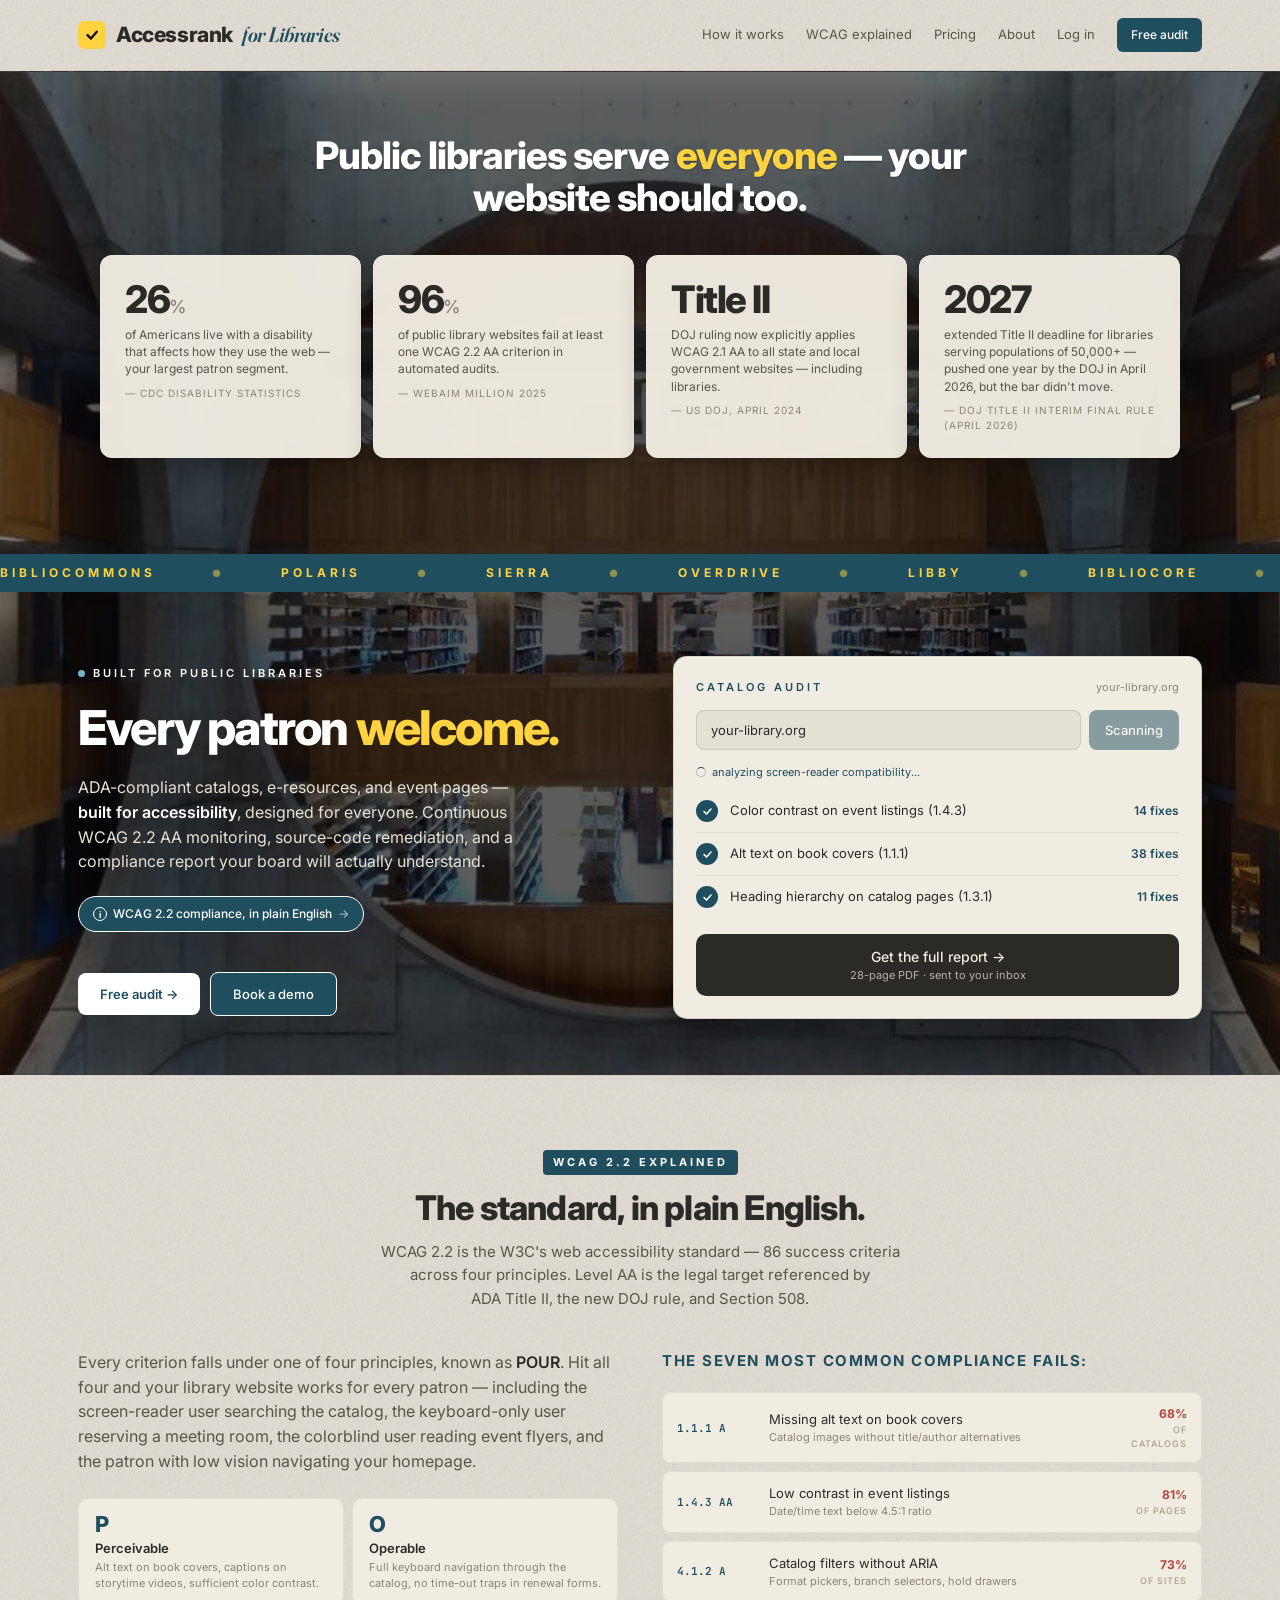
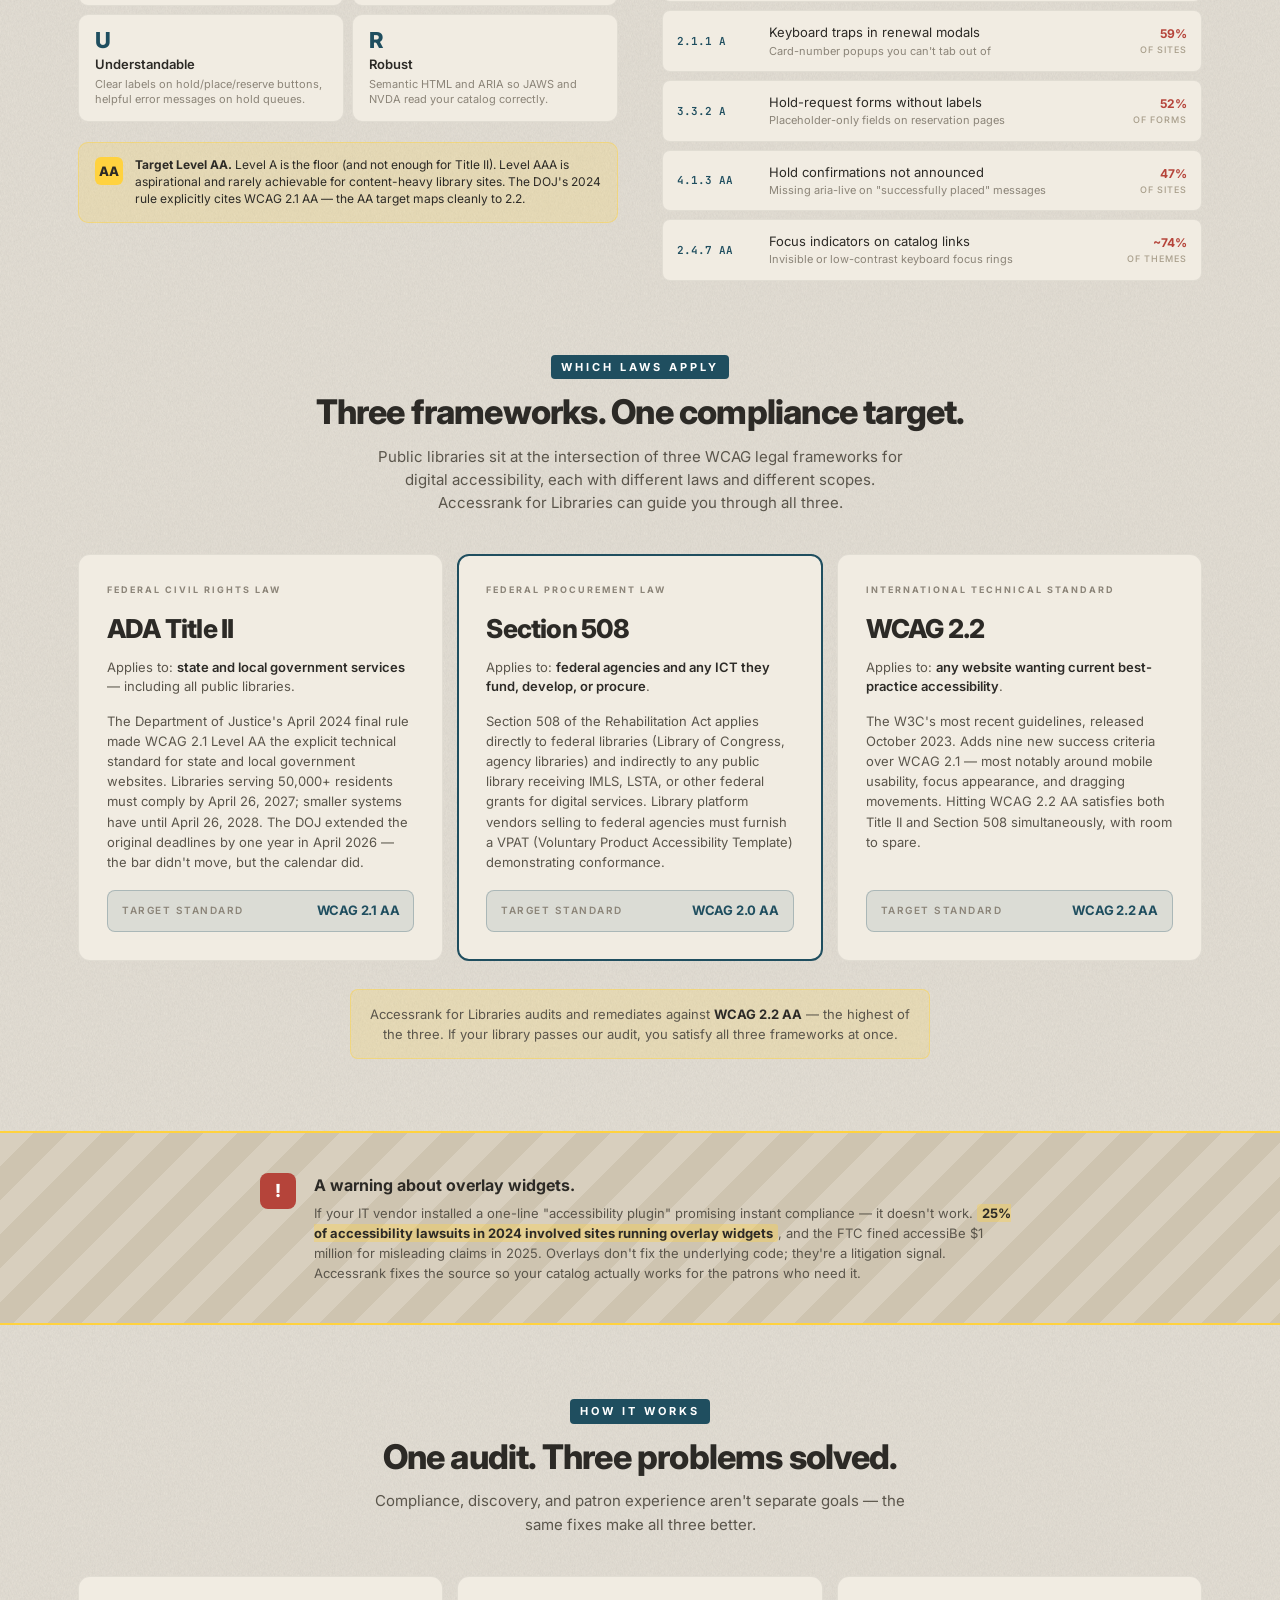
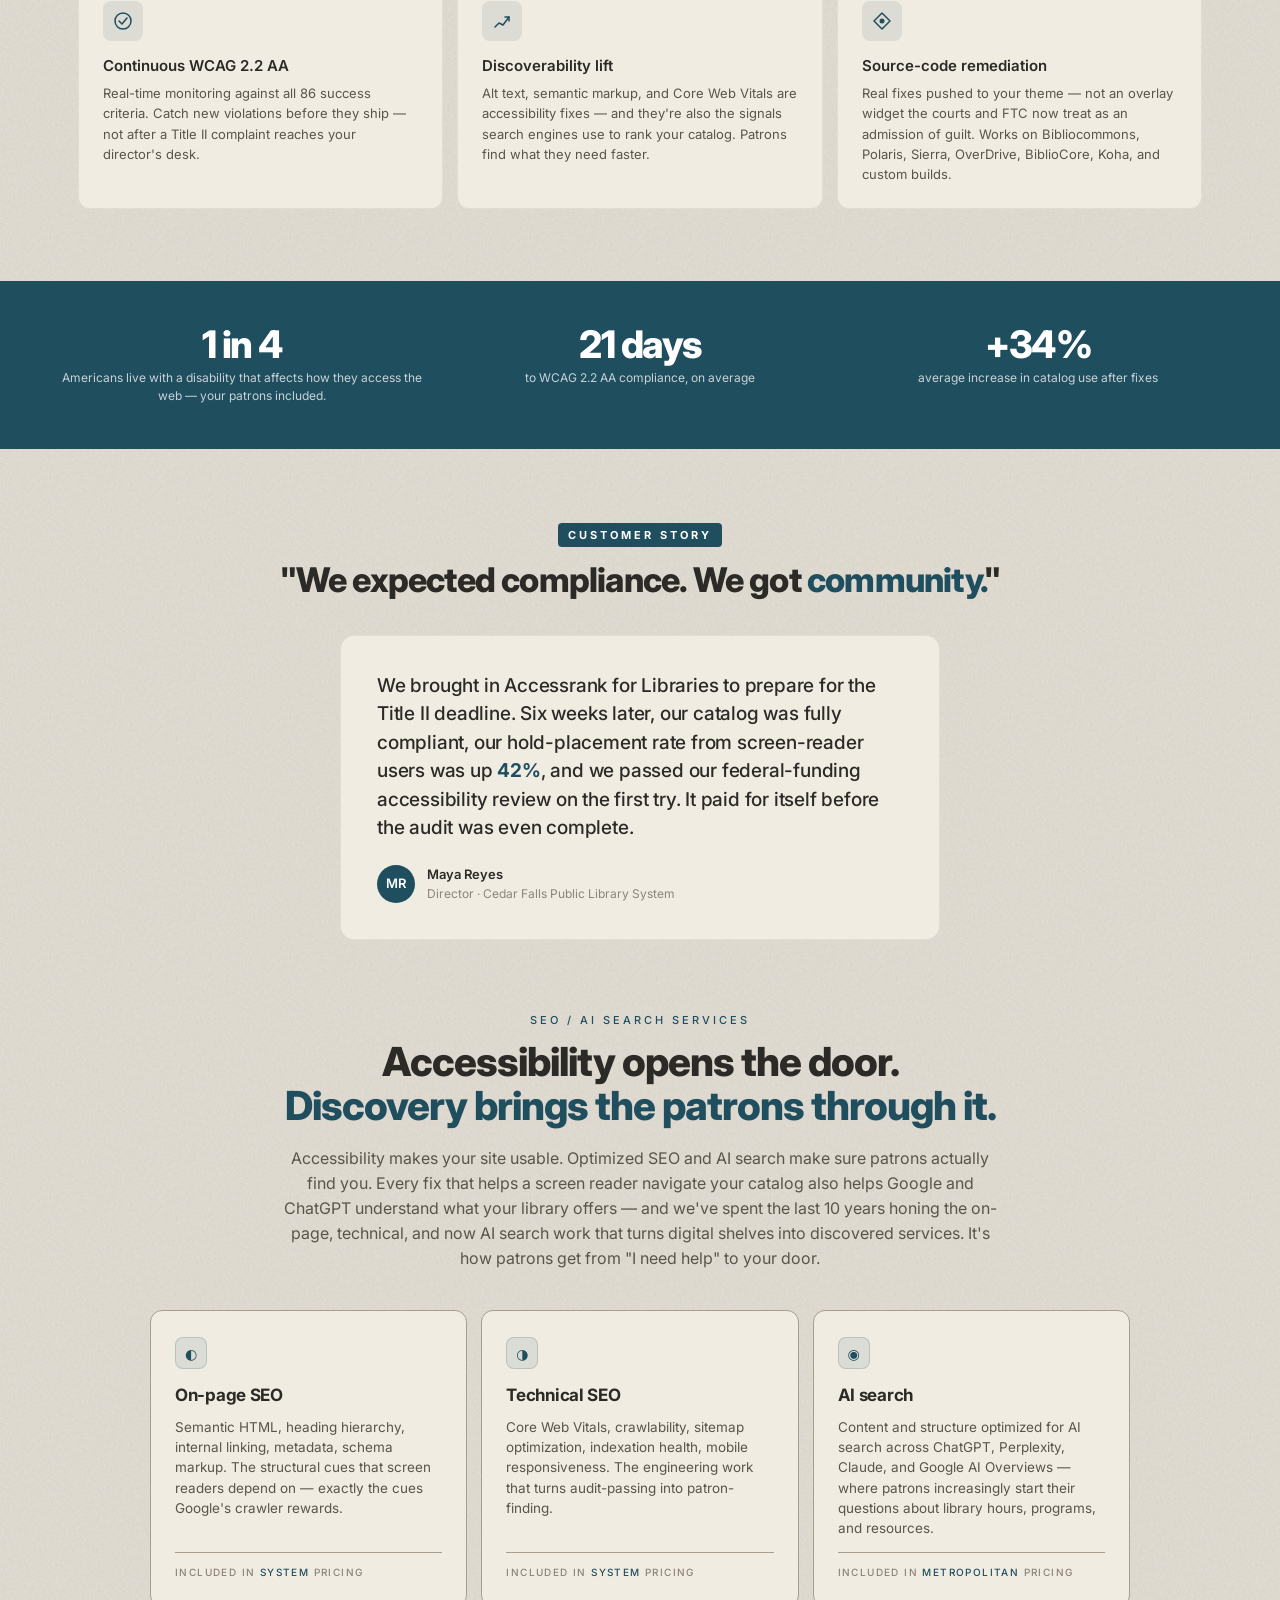
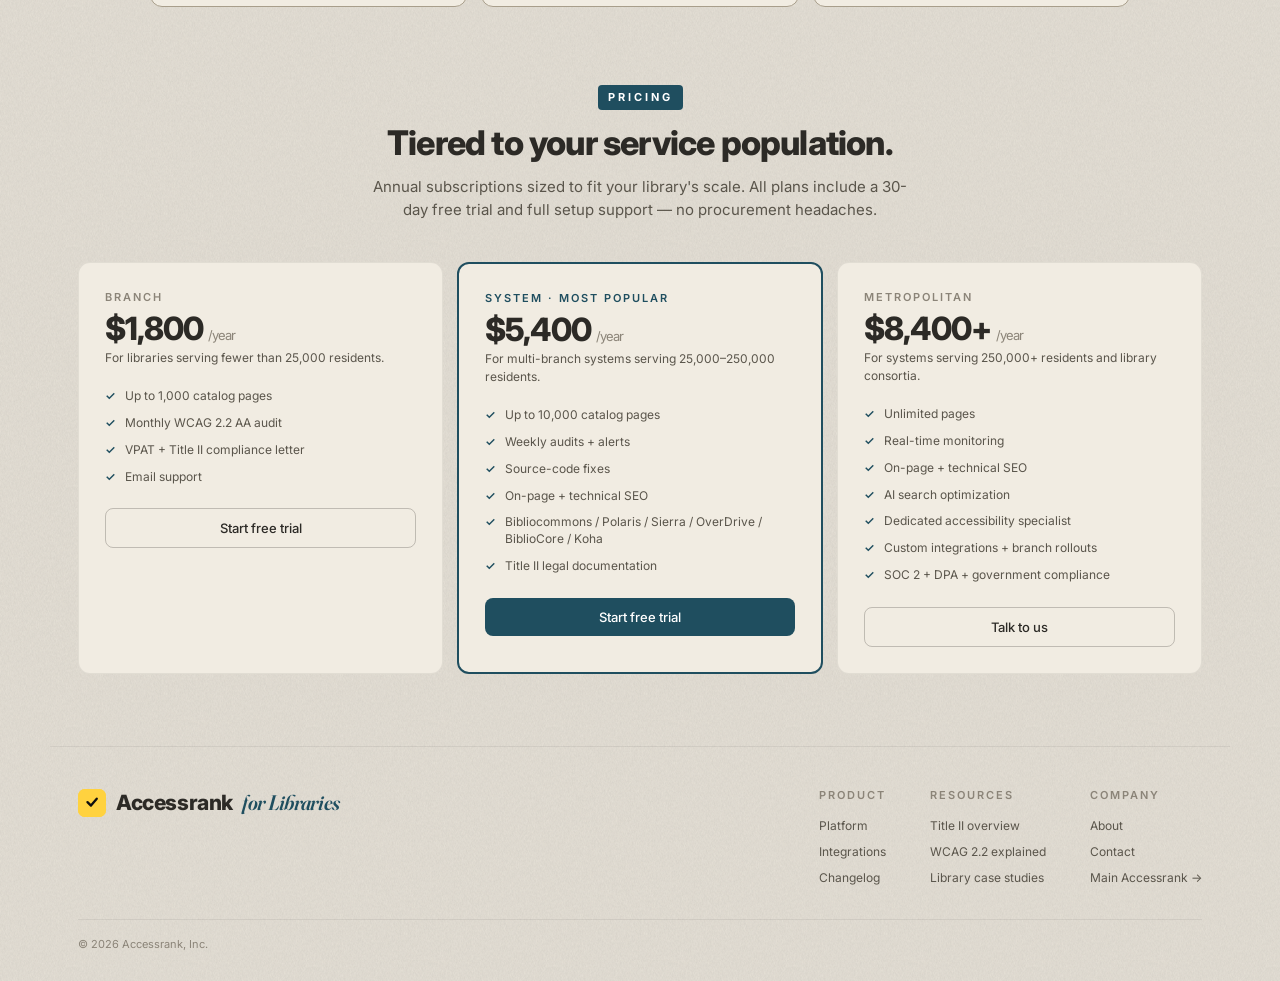
<file: index.html>
<!DOCTYPE html>
<html lang="en">
<head>
  <meta charset="UTF-8" />
  <meta name="viewport" content="width=device-width, initial-scale=1.0" />
  <title>Accessrank for Libraries — ADA-compliant catalogs, e-resources, and event pages</title>
  <meta name="description" content="WCAG 2.2 AA compliance for public library websites. Built for Bibliocommons, Polaris, Sierra, OverDrive, Libby, and custom catalogs. Continuous monitoring + source-code remediation." />

  <link rel="preconnect" href="https://fonts.googleapis.com" />
  <link rel="preconnect" href="https://fonts.gstatic.com" crossorigin />
  <link href="https://fonts.googleapis.com/css2?family=Fraunces:ital,opsz,wght@1,9..144,500;1,9..144,600;1,9..144,700&family=Inter:wght@400;500;600;700;800&family=JetBrains+Mono:wght@500;600&display=swap" rel="stylesheet" />

  <link rel="stylesheet" href="styles.css" />
</head>
<body>

  <!-- ============================================================== -->
  <!-- 1. NAV                                                          -->
  <!-- ============================================================== -->
  <nav class="nav" aria-label="Primary">
    <a href="#" class="logo">
      <span class="logo-mark" aria-hidden="true">
        <span class="layer layer-red"></span>
        <span class="layer layer-green"></span>
        <span class="layer layer-yellow"></span>
        <span class="icon icon-yellow">
          <svg viewBox="0 0 14 14"><path d="M3 7 L6 10 L11 4" fill="none" stroke="#0E0E10" stroke-width="2" stroke-linecap="round" stroke-linejoin="round"/></svg>
        </span>
        <span class="icon icon-red">
          <svg viewBox="0 0 14 14"><path d="M5.4 3 L8.6 3 L7.8 9 L6.2 9 Z" fill="#FFFFFF"/><circle cx="7" cy="11.4" r="1.6" fill="#FFFFFF"/></svg>
        </span>
        <span class="icon icon-green">
          <svg viewBox="0 0 14 14"><path d="M3 7 L6 10 L11 4" fill="none" stroke="#0E0E10" stroke-width="2" stroke-linecap="round" stroke-linejoin="round"/></svg>
        </span>
        <span class="swipe swipe-1"></span>
        <span class="swipe swipe-2"></span>
        <span class="swipe swipe-3"></span>
      </span>
      Accessrank <span class="logo-suffix">for Libraries</span>
    </a>
    <div class="nav-right">
      <a href="#how-it-works">How it works</a>
      <a href="#wcag">WCAG explained</a>
      <a href="#pricing">Pricing</a>
      <a href="about.html">About</a>
      <a href="#">Log in</a>
      <a href="#audit-card" class="cta-nav">Free audit</a>
    </div>
    <button class="hamburger" aria-label="Toggle menu" aria-expanded="false">
      <span class="ham-line"></span>
      <span class="ham-line"></span>
      <span class="ham-line"></span>
    </button>
  </nav>


  <!-- ============================================================== -->
  <!-- 2. HERO                                                         -->
  <!-- ============================================================== -->
  <!-- ============================================================== -->
  <!-- DARK PHOTO BAND — covers hero through stakes-strip                -->
  <!-- The library-bg.jpg image runs from just below the navbar down    -->
  <!-- through the stat cards. Photo is rendered as-is — no CSS         -->
  <!-- darkening or overlays.                                           -->
  <!-- ============================================================== -->
  <div class="dark-photo-band">

  <!-- ============================================================== -->
  <!-- STAKES STRIP                                                    -->
  <!-- ============================================================== -->
  <section class="stakes-strip" data-animate>
    <div class="stakes-strip-inner">
      <h2 class="stakes-title">Public libraries serve <span class="accent">everyone</span> — your website should too.</h2>
      <div class="stakes-grid">
        <div class="stakes-card">
          <div class="stakes-num">26<span class="small">%</span></div>
          <div class="stakes-label">of Americans live with a disability that affects how they use the web — your largest patron segment.</div>
          <div class="stakes-source">— CDC Disability Statistics</div>
        </div>
        <div class="stakes-card">
          <div class="stakes-num">96<span class="small">%</span></div>
          <div class="stakes-label">of public library websites fail at least one WCAG 2.2 AA criterion in automated audits.</div>
          <div class="stakes-source">— WebAIM Million 2025</div>
        </div>
        <div class="stakes-card">
          <div class="stakes-num">Title II</div>
          <div class="stakes-label">DOJ ruling now explicitly applies WCAG 2.1 AA to all state and local government websites — including libraries.</div>
          <div class="stakes-source">— US DOJ, April 2024</div>
        </div>
        <div class="stakes-card">
          <div class="stakes-num">2027</div>
          <div class="stakes-label">extended Title II deadline for libraries serving populations of 50,000+ — pushed one year by the DOJ in April 2026, but the bar didn't move.</div>
          <div class="stakes-source">— DOJ Title II Interim Final Rule (April 2026)</div>
        </div>
      </div>
    </div>
  </section>


  <!-- ============================================================== -->
  <!-- PLATFORM MARQUEE                                                -->
  <!-- ============================================================== -->
  <div class="marquee" aria-label="Supported library platforms">
    <div class="marquee-track">
      <span class="item">BIBLIOCOMMONS <span class="sep">●</span> POLARIS <span class="sep">●</span> SIERRA <span class="sep">●</span> OVERDRIVE <span class="sep">●</span> LIBBY <span class="sep">●</span> BIBLIOCORE <span class="sep">●</span> KOHA <span class="sep">●</span> CUSTOM <span class="sep">●</span></span>
      <span class="item">BIBLIOCOMMONS <span class="sep">●</span> POLARIS <span class="sep">●</span> SIERRA <span class="sep">●</span> OVERDRIVE <span class="sep">●</span> LIBBY <span class="sep">●</span> BIBLIOCORE <span class="sep">●</span> KOHA <span class="sep">●</span> CUSTOM <span class="sep">●</span></span>
      <span class="item">BIBLIOCOMMONS <span class="sep">●</span> POLARIS <span class="sep">●</span> SIERRA <span class="sep">●</span> OVERDRIVE <span class="sep">●</span> LIBBY <span class="sep">●</span> BIBLIOCORE <span class="sep">●</span> KOHA <span class="sep">●</span> CUSTOM <span class="sep">●</span></span>
    </div>
  </div>


  <!-- ============================================================== -->
  <!-- HERO                                                            -->
  <!-- ============================================================== -->
  <section class="hero">
    <div data-animate>
      <div class="eyebrow"><span class="pulse-dot"></span>BUILT FOR PUBLIC LIBRARIES</div>
      <h1>Every patron <span class="accent">welcome.</span></h1>
      <p class="sub">
        ADA-compliant catalogs, e-resources, and event pages —
        <span class="highlight">built for accessibility</span>, designed for everyone.
        Continuous WCAG 2.2 AA monitoring, source-code remediation, and a compliance report your board will actually understand.
      </p>
      <a href="#wcag" class="section-link">
        <span class="info-circle">i</span>
        <span>WCAG 2.2 compliance, in plain English</span>
        <span style="opacity: 0.6;">→</span>
      </a>
      <div class="cta-row">
        <button class="btn-primary">Free audit →</button>
        <button class="btn-secondary">Book a demo</button>
      </div>
    </div>

    <div class="audit-card" id="audit-card" data-animate data-delay="120">
      <div class="audit-head">
        <span class="audit-title">CATALOG AUDIT</span>
        <span class="audit-meta" id="audit-url-display">enter URL to begin</span>
      </div>
      <div class="url-form">
        <label for="audit-url" class="sr-only">Library website URL</label>
        <input type="text" id="audit-url" class="url-input" placeholder="your-library.org" autocomplete="off" />
        <button class="scan-btn" id="audit-scan-btn">Scan →</button>
      </div>
      <div class="scan-status" id="audit-status" aria-live="polite"></div>
      <div class="audit-rows" id="audit-rows">
        <div class="empty-state" id="audit-empty">Try it — enter your library website above.</div>
      </div>
      <button class="report-cta" id="audit-report">
        Get the full report →
        <span class="report-cta-sub">28-page PDF · sent to your inbox</span>
      </button>
    </div>
  </section>

  </div><!-- /.dark-photo-band -->


  <!-- ============================================================== -->
  <!-- 5. WCAG 2.2 EXPLAINER                                           -->
  <!-- ============================================================== -->
  <section class="wcag-section" id="wcag" data-animate>
    <div class="section-eyebrow">WCAG 2.2 EXPLAINED</div>
    <h2>The standard, in plain English.</h2>
    <p class="section-sub">
      WCAG 2.2 is the W3C's web accessibility standard — 86 success criteria across four principles.
      Level AA is the legal target referenced by<br>ADA Title II, the new DOJ rule, and Section 508.
    </p>
    <div class="wcag-grid">
      <div>
        <p class="wcag-lede">
          Every criterion falls under one of four principles, known as <strong>POUR</strong>.
          Hit all four and your library website works for every patron — including the screen-reader user
          searching the catalog, the keyboard-only user reserving a meeting room, the colorblind user
          reading event flyers, and the patron with low vision navigating your homepage.
        </p>
        <div class="pour">
          <div class="pour-item">
            <div class="pour-letter">P</div>
            <div class="pour-name">Perceivable</div>
            <div class="pour-desc">Alt text on book covers, captions on storytime videos, sufficient color contrast.</div>
          </div>
          <div class="pour-item">
            <div class="pour-letter">O</div>
            <div class="pour-name">Operable</div>
            <div class="pour-desc">Full keyboard navigation through the catalog, no time-out traps in renewal forms.</div>
          </div>
          <div class="pour-item">
            <div class="pour-letter">U</div>
            <div class="pour-name">Understandable</div>
            <div class="pour-desc">Clear labels on hold/place/reserve buttons, helpful error messages on hold queues.</div>
          </div>
          <div class="pour-item">
            <div class="pour-letter">R</div>
            <div class="pour-name">Robust</div>
            <div class="pour-desc">Semantic HTML and ARIA so JAWS and NVDA read your catalog correctly.</div>
          </div>
        </div>
        <div class="wcag-meta-row">
          <div class="icon-box">AA</div>
          <div class="wcag-meta-text">
            <strong>Target Level AA.</strong> Level A is the floor (and not enough for Title II).
            Level AAA is aspirational and rarely achievable for content-heavy library sites.
            The DOJ's 2024 rule explicitly cites WCAG 2.1 AA — the AA target maps cleanly to 2.2.
          </div>
        </div>
      </div>
      <div>
        <div class="criteria-head">THE SEVEN MOST COMMON COMPLIANCE FAILS:</div>
        <div class="criteria-list">
          <div class="criteria-row">
            <span class="criteria-id">1.1.1 A</span>
            <span class="criteria-body">Missing alt text on book covers<span class="desc">Catalog images without title/author alternatives</span></span>
            <span class="criteria-freq">68%<span class="small">of catalogs</span></span>
          </div>
          <div class="criteria-row">
            <span class="criteria-id">1.4.3 AA</span>
            <span class="criteria-body">Low contrast in event listings<span class="desc">Date/time text below 4.5:1 ratio</span></span>
            <span class="criteria-freq">81%<span class="small">of pages</span></span>
          </div>
          <div class="criteria-row">
            <span class="criteria-id">4.1.2 A</span>
            <span class="criteria-body">Catalog filters without ARIA<span class="desc">Format pickers, branch selectors, hold drawers</span></span>
            <span class="criteria-freq">73%<span class="small">of sites</span></span>
          </div>
          <div class="criteria-row">
            <span class="criteria-id">2.1.1 A</span>
            <span class="criteria-body">Keyboard traps in renewal modals<span class="desc">Card-number popups you can't tab out of</span></span>
            <span class="criteria-freq">59%<span class="small">of sites</span></span>
          </div>
          <div class="criteria-row">
            <span class="criteria-id">3.3.2 A</span>
            <span class="criteria-body">Hold-request forms without labels<span class="desc">Placeholder-only fields on reservation pages</span></span>
            <span class="criteria-freq">52%<span class="small">of forms</span></span>
          </div>
          <div class="criteria-row">
            <span class="criteria-id">4.1.3 AA</span>
            <span class="criteria-body">Hold confirmations not announced<span class="desc">Missing aria-live on "successfully placed" messages</span></span>
            <span class="criteria-freq">47%<span class="small">of sites</span></span>
          </div>
          <div class="criteria-row">
            <span class="criteria-id">2.4.7 AA</span>
            <span class="criteria-body">Focus indicators on catalog links<span class="desc">Invisible or low-contrast keyboard focus rings</span></span>
            <span class="criteria-freq">~74%<span class="small">of themes</span></span>
          </div>
        </div>
      </div>
    </div>
  </section>


  <!-- ============================================================== -->
  <!-- 5b. COMPLIANCE FRAMEWORKS                                       -->
  <!-- Three-up reference: ADA Title II, Section 508, WCAG 2.2.        -->
  <!-- Purpose: answers the "which laws actually apply to my library"  -->
  <!-- question that comes up early in evaluation conversations.       -->
  <!-- ============================================================== -->
  <section class="frameworks" id="frameworks" data-animate>
    <div class="section-eyebrow-wrap"><span class="section-eyebrow">WHICH LAWS APPLY</span></div>
    <h2>Three frameworks. One compliance target.</h2>
    <p class="section-sub">
      Public libraries sit at the intersection of three WCAG legal frameworks for digital accessibility,
      each with different laws and different scopes. Accessrank for Libraries can guide you through all three.
    </p>
    <div class="frameworks-grid">

      <article class="framework-card">
        <div class="framework-tag">FEDERAL CIVIL RIGHTS LAW</div>
        <h3 class="framework-title">ADA Title II</h3>
        <p class="framework-applies">Applies to: <strong>state and local government services</strong> — including all public libraries.</p>
        <p class="framework-body">
          The Department of Justice's April 2024 final rule made WCAG 2.1 Level AA the explicit technical
          standard for state and local government websites. Libraries serving 50,000+ residents must comply
          by April 26, 2027; smaller systems have until April 26, 2028. The DOJ extended the original
          deadlines by one year in April 2026 — the bar didn't move, but the calendar did.
        </p>
        <div class="framework-target">
          <span class="framework-target-label">Target standard</span>
          <span class="framework-target-value">WCAG 2.1 AA</span>
        </div>
      </article>

      <article class="framework-card framework-card-featured">
        <div class="framework-tag">FEDERAL PROCUREMENT LAW</div>
        <h3 class="framework-title">Section 508</h3>
        <p class="framework-applies">Applies to: <strong>federal agencies and any ICT they fund, develop, or procure</strong>.</p>
        <p class="framework-body">
          Section 508 of the Rehabilitation Act applies directly to federal libraries (Library of Congress,
          agency libraries) and indirectly to any public library receiving IMLS, LSTA, or other federal grants
          for digital services. Library platform vendors selling to federal agencies must furnish a VPAT
          (Voluntary Product Accessibility Template) demonstrating conformance.
        </p>
        <div class="framework-target">
          <span class="framework-target-label">Target standard</span>
          <span class="framework-target-value">WCAG 2.0 AA</span>
        </div>
      </article>

      <article class="framework-card">
        <div class="framework-tag">INTERNATIONAL TECHNICAL STANDARD</div>
        <h3 class="framework-title">WCAG 2.2</h3>
        <p class="framework-applies">Applies to: <strong>any website wanting current best-practice accessibility</strong>.</p>
        <p class="framework-body">
          The W3C's most recent guidelines, released October 2023. Adds nine new success criteria over WCAG 2.1
          — most notably around mobile usability, focus appearance, and dragging movements. Hitting WCAG 2.2 AA
          satisfies both Title II and Section 508 simultaneously, with room to spare.
        </p>
        <div class="framework-target">
          <span class="framework-target-label">Target standard</span>
          <span class="framework-target-value">WCAG 2.2 AA</span>
        </div>
      </article>

    </div>

    <p class="frameworks-footnote">
      Accessrank for Libraries audits and remediates against <strong>WCAG 2.2 AA</strong> — the highest
      of the three. If your library passes our audit, you satisfy all three frameworks at once.
    </p>
  </section>


  <!-- ============================================================== -->
  <!-- 6. OVERLAY WIDGET WARNING                                       -->
  <!-- ============================================================== -->
  <div class="overlay-warning">
    <div class="overlay-card">
      <div class="overlay-icon" aria-hidden="true">!</div>
      <div class="overlay-content">
        <h3>A warning about overlay widgets.</h3>
        <p>
          If your IT vendor installed a one-line "accessibility plugin" promising instant compliance — it doesn't work.
          <strong>25% of accessibility lawsuits in 2024 involved sites running overlay widgets</strong>,
          and the FTC fined accessiBe $1 million for misleading claims in 2025.
          Overlays don't fix the underlying code; they're a litigation signal.
          Accessrank fixes the source so your catalog actually works for the patrons who need it.
        </p>
      </div>
    </div>
  </div>


  <!-- ============================================================== -->
  <!-- 7. FEATURES                                                     -->
  <!-- ============================================================== -->
  <section class="features" id="how-it-works" data-animate>
    <div class="section-eyebrow">HOW IT WORKS</div>
    <h2>One audit. Three problems solved.</h2>
    <p class="section-sub">
      Compliance, discovery, and patron experience aren't separate goals — the same fixes make all three better.
    </p>
    <div class="feature-grid">
      <div class="feature-card">
        <div class="feature-icon">
          <svg width="20" height="20" viewBox="0 0 20 20" fill="none">
            <circle cx="10" cy="10" r="8" stroke="currentColor" stroke-width="1.5"/>
            <path d="M6 10 L9 13 L14 7" stroke="currentColor" stroke-width="1.5" stroke-linecap="round" stroke-linejoin="round"/>
          </svg>
        </div>
        <h3 class="feature-title">Continuous WCAG 2.2 AA</h3>
        <p class="feature-desc">
          Real-time monitoring against all 86 success criteria. Catch new violations
          before they ship — not after a Title II complaint reaches your director's desk.
        </p>
      </div>
      <div class="feature-card">
        <div class="feature-icon">
          <svg width="20" height="20" viewBox="0 0 20 20" fill="none">
            <path d="M3 16 L7 12 L11 14 L17 6" stroke="currentColor" stroke-width="1.5" stroke-linecap="round" stroke-linejoin="round"/>
            <path d="M13 6 L17 6 L17 10" stroke="currentColor" stroke-width="1.5" stroke-linecap="round" stroke-linejoin="round"/>
          </svg>
        </div>
        <h3 class="feature-title">Discoverability lift</h3>
        <p class="feature-desc">
          Alt text, semantic markup, and Core Web Vitals are accessibility fixes — and they're also
          the signals search engines use to rank your catalog. Patrons find what they need faster.
        </p>
      </div>
      <div class="feature-card">
        <div class="feature-icon">
          <svg width="20" height="20" viewBox="0 0 20 20" fill="none">
            <path d="M2 10 L10 2 L18 10 L10 18 Z" stroke="currentColor" stroke-width="1.5" stroke-linejoin="round"/>
            <circle cx="10" cy="10" r="2.5" fill="currentColor"/>
          </svg>
        </div>
        <h3 class="feature-title">Source-code remediation</h3>
        <p class="feature-desc">
          Real fixes pushed to your theme — not an overlay widget the courts and FTC now treat as
          an admission of guilt. Works on Bibliocommons, Polaris, Sierra, OverDrive, BiblioCore, Koha, and custom builds.
        </p>
      </div>
    </div>
  </section>


  <!-- ============================================================== -->
  <!-- 8. STATS STRIP                                                  -->
  <!-- ============================================================== -->
  <div class="stats-strip">
    <div class="stats-strip-inner">
      <div class="stat" data-animate>
        <div class="stat-num">1 in 4</div>
        <div class="stat-label">Americans live with a disability that affects how they access the web — your patrons included.</div>
      </div>
      <div class="stat" data-animate data-delay="120">
        <div class="stat-num">21 days</div>
        <div class="stat-label">to WCAG 2.2 AA compliance, on average</div>
      </div>
      <div class="stat" data-animate data-delay="240">
        <div class="stat-num">+34%</div>
        <div class="stat-label">average increase in catalog use after fixes</div>
      </div>
    </div>
  </div>


  <!-- ============================================================== -->
  <!-- 9. TESTIMONIAL                                                  -->
  <!-- ============================================================== -->
  <section class="testimonial" data-animate>
    <div class="section-eyebrow">CUSTOMER STORY</div>
    <h2>"We expected compliance. We got <span class="accent-teal">community.</span>"</h2>
    <div class="quote-card">
      <p class="quote-text">
        We brought in Accessrank for Libraries to prepare for the Title II deadline.
        Six weeks later, our catalog was fully compliant, our hold-placement rate from
        screen-reader users was up <span class="y">42%</span>, and we passed our
        federal-funding accessibility review on the first try. It paid for itself before
        the audit was even complete.
      </p>
      <div class="quote-attr">
        <div class="avatar">MR</div>
        <div>
          <div class="quote-name">Maya Reyes</div>
          <div class="quote-role">Director · Cedar Falls Public Library System</div>
        </div>
      </div>
    </div>
  </section>


  <!-- ============================================================== -->
  <!-- 9b. SEO / AI SEARCH — discovery services                        -->
  <!-- ============================================================== -->
  <section class="seo-strip" id="seo" data-animate>
    <div class="seo-eyebrow">SEO / AI SEARCH SERVICES</div>
    <h2 class="seo-title"><span class="dark">Accessibility opens the door.</span><br><span class="teal">Discovery brings the patrons through it.</span></h2>
    <p class="seo-sub">
      Accessibility makes your site usable. Optimized SEO and AI search make sure patrons actually find you.
      Every fix that helps a screen reader navigate your catalog also helps Google and ChatGPT understand
      what your library offers — and we've spent the last 10 years honing the on-page, technical, and
      now AI search work that turns digital shelves into discovered services. It's how patrons get from
      "I need help" to your door.
    </p>

    <div class="seo-grid">
      <div class="seo-card">
        <div class="seo-card-icon" aria-hidden="true">◐</div>
        <div class="seo-card-title">On-page SEO</div>
        <p class="seo-card-body">
          Semantic HTML, heading hierarchy, internal linking, metadata, schema markup. The structural cues
          that screen readers depend on — exactly the cues Google's crawler rewards.
        </p>
        <div class="seo-card-tier">Included in <span class="tier-label">System</span> pricing</div>
      </div>
      <div class="seo-card">
        <div class="seo-card-icon" aria-hidden="true">◑</div>
        <div class="seo-card-title">Technical SEO</div>
        <p class="seo-card-body">
          Core Web Vitals, crawlability, sitemap optimization, indexation health, mobile responsiveness.
          The engineering work that turns audit-passing into patron-finding.
        </p>
        <div class="seo-card-tier">Included in <span class="tier-label">System</span> pricing</div>
      </div>
      <div class="seo-card">
        <div class="seo-card-icon" aria-hidden="true">◉</div>
        <div class="seo-card-title">AI search</div>
        <p class="seo-card-body">
          Content and structure optimized for AI search across ChatGPT, Perplexity, Claude, and Google AI
          Overviews — where patrons increasingly start their questions about library hours, programs, and resources.
        </p>
        <div class="seo-card-tier">Included in <span class="tier-label">Metropolitan</span> pricing</div>
      </div>
    </div>
  </section>


  <!-- ============================================================== -->
  <!-- 10. PRICING                                                     -->
  <!-- ============================================================== -->
  <section class="pricing" id="pricing" data-animate>
    <div class="section-eyebrow">PRICING</div>
    <h2>Tiered to your service population.</h2>
    <p class="section-sub">
      Annual subscriptions sized to fit your library's scale.
      All plans include a 30-day free trial and full setup support — no procurement headaches.
    </p>
    <div class="pricing-grid">
      <div class="price-card">
        <div class="price-tier">BRANCH</div>
        <div class="price-amount">$1,800<span class="per">/year</span></div>
        <div class="price-desc">For libraries serving fewer than 25,000 residents.</div>
        <ul class="price-features">
          <li>Up to 1,000 catalog pages</li>
          <li>Monthly WCAG 2.2 AA audit</li>
          <li>VPAT + Title II compliance letter</li>
          <li>Email support</li>
        </ul>
        <button class="price-cta">Start free trial</button>
      </div>
      <div class="price-card featured">
        <div class="price-tier featured-tier">SYSTEM · MOST POPULAR</div>
        <div class="price-amount">$5,400<span class="per">/year</span></div>
        <div class="price-desc">For multi-branch systems serving 25,000–250,000 residents.</div>
        <ul class="price-features">
          <li>Up to 10,000 catalog pages</li>
          <li>Weekly audits + alerts</li>
          <li>Source-code fixes</li>
          <li>On-page + technical SEO</li>
          <li>Bibliocommons / Polaris / Sierra / OverDrive / BiblioCore / Koha</li>
          <li>Title II legal documentation</li>
        </ul>
        <button class="price-cta featured-cta">Start free trial</button>
      </div>
      <div class="price-card">
        <div class="price-tier">METROPOLITAN</div>
        <div class="price-amount">$8,400+<span class="per">/year</span></div>
        <div class="price-desc">For systems serving 250,000+ residents and library consortia.</div>
        <ul class="price-features">
          <li>Unlimited pages</li>
          <li>Real-time monitoring</li>
          <li>On-page + technical SEO</li>
          <li>AI search optimization</li>
          <li>Dedicated accessibility specialist</li>
          <li>Custom integrations + branch rollouts</li>
          <li>SOC 2 + DPA + government compliance</li>
        </ul>
        <button class="price-cta">Talk to us</button>
      </div>
    </div>
  </section>


  <!-- ============================================================== -->
  <!-- 11. FOOTER                                                      -->
  <!-- ============================================================== -->
  <footer class="footer">
    <div class="footer-top">
      <a href="#" class="logo">
        <span class="logo-mark" aria-hidden="true">
          <span class="layer layer-red"></span>
          <span class="layer layer-green"></span>
          <span class="layer layer-yellow"></span>
          <span class="icon icon-yellow">
            <svg viewBox="0 0 14 14"><path d="M3 7 L6 10 L11 4" fill="none" stroke="#0E0E10" stroke-width="2" stroke-linecap="round" stroke-linejoin="round"/></svg>
          </span>
          <span class="icon icon-red">
            <svg viewBox="0 0 14 14"><path d="M5.4 3 L8.6 3 L7.8 9 L6.2 9 Z" fill="#FFFFFF"/><circle cx="7" cy="11.4" r="1.6" fill="#FFFFFF"/></svg>
          </span>
          <span class="icon icon-green">
            <svg viewBox="0 0 14 14"><path d="M3 7 L6 10 L11 4" fill="none" stroke="#0E0E10" stroke-width="2" stroke-linecap="round" stroke-linejoin="round"/></svg>
          </span>
          <span class="swipe swipe-1"></span>
          <span class="swipe swipe-2"></span>
          <span class="swipe swipe-3"></span>
        </span>
        Accessrank <span class="logo-suffix">for Libraries</span>
      </a>
      <div class="footer-cols">
        <div class="footer-col">
          <h4>PRODUCT</h4>
          <a>Platform</a>
          <a>Integrations</a>
          <a>Changelog</a>
        </div>
        <div class="footer-col">
          <h4>RESOURCES</h4>
          <a>Title II overview</a>
          <a>WCAG 2.2 explained</a>
          <a>Library case studies</a>
        </div>
        <div class="footer-col">
          <h4>COMPANY</h4>
          <a href="about.html">About</a>
          <a>Contact</a>
          <a>Main Accessrank →</a>
        </div>
      </div>
    </div>
    <div class="footer-bottom">
      <span>© 2026 Accessrank, Inc.</span>
    </div>
  </footer>

  <script>
  /* ==================================================================
     Inlined script (originally script.js).
     Audit widget logic + mobile menu + scroll fade-in + smooth scroll.
     ================================================================== */
/* ==================================================================
   ACCESSRANK FOR LIBRARIES — BEHAVIOR
   ==================================================================
   The audit widget logic is in the CONFIG block at the top.
   Hook the report-button click up to your real backend in the
   `auditReportClick` handler below.
   ================================================================== */

(function () {
  'use strict';

  // ==================================================================
  // CONFIG — edit these to change what the demo audit shows
  // ==================================================================
  const auditItems = [
    { label: 'Color contrast on event listings (1.4.3)', meta: '14 fixes' },
    { label: 'Alt text on book covers (1.1.1)',         meta: '38 fixes' },
    { label: 'Heading hierarchy on catalog pages (1.3.1)', meta: '11 fixes' },
    { label: 'Core Web Vitals',                          meta: '+22 pts' },
    { label: 'Hold-form labels + ARIA (3.3.2)',          meta: '19 fixes' },
    { label: 'Schema markup for events',                 meta: '+8 types' }
  ];

  const scanStatuses = [
    'crawling catalog pages...',
    'checking WCAG 2.2 AA criteria...',
    'analyzing screen-reader compatibility...',
    'measuring Core Web Vitals...',
    'compiling Title II readiness report...'
  ];

  const demoUrl = 'your-library.org';
  const autoRunDelay = 800;     // ms after page load
  const rowStaggerMs = 450;
  const statusCycleMs = 600;


  // ==================================================================
  // AUDIT WIDGET
  // ==================================================================
  const urlInput = document.getElementById('audit-url');
  const scanBtn = document.getElementById('audit-scan-btn');
  const statusEl = document.getElementById('audit-status');
  const rowsEl = document.getElementById('audit-rows');
  const emptyEl = document.getElementById('audit-empty');
  const metaEl = document.getElementById('audit-url-display');
  const reportBtn = document.getElementById('audit-report');

  let isScanning = false;

  function startScan() {
    if (isScanning) return;

    let url = urlInput.value.trim();
    if (!url) { url = demoUrl; urlInput.value = url; }

    isScanning = true;
    scanBtn.disabled = true;
    scanBtn.textContent = 'Scanning';
    if (emptyEl) emptyEl.style.display = 'none';
    rowsEl.innerHTML = '';
    metaEl.textContent = url;

    /* Cycle status messages while scanning */
    let statusIdx = 0;
    statusEl.classList.add('active');
    statusEl.innerHTML = '<span class="scan-spinner"></span><span>' + scanStatuses[0] + '</span>';
    const statusTimer = setInterval(function () {
      statusIdx++;
      if (statusIdx < scanStatuses.length) {
        statusEl.innerHTML = '<span class="scan-spinner"></span><span>' + scanStatuses[statusIdx] + '</span>';
      }
    }, statusCycleMs);

    /* Stagger-in audit rows */
    auditItems.forEach(function (item, i) {
      setTimeout(function () {
        const row = document.createElement('div');
        row.className = 'audit-row';
        row.innerHTML =
          '<span class="check-circle">' +
            '<svg width="11" height="11" viewBox="0 0 11 11">' +
              '<path class="check-anim" d="M2 5.5 L4.5 8 L9 3" fill="none" stroke="#FFFFFF" stroke-width="1.6" stroke-linecap="round" stroke-linejoin="round"/>' +
            '</svg>' +
          '</span>' +
          '<span class="row-label">' + item.label + '</span>' +
          '<span class="row-meta">' + item.meta + '</span>';
        rowsEl.appendChild(row);
        requestAnimationFrame(function () { row.classList.add('visible'); });
      }, 700 + i * rowStaggerMs);
    });

    /* Wrap up the scan */
    const totalDuration = 700 + auditItems.length * rowStaggerMs + 300;
    setTimeout(function () {
      clearInterval(statusTimer);
      statusEl.classList.remove('active');
      const total = auditItems.reduce(function (acc, item) {
        const n = parseInt(item.meta.replace(/\D/g, ''), 10) || 0;
        return acc + n;
      }, 0);
      statusEl.innerHTML = '<span style="color: #1F4E5F;">●</span><span>scan complete · ' + total + ' issues found</span>';

      isScanning = false;
      scanBtn.disabled = false;
      scanBtn.textContent = 'Rescan →';
    }, totalDuration);
  }

  /* Wire up events */
  if (scanBtn) scanBtn.addEventListener('click', startScan);
  if (urlInput) urlInput.addEventListener('keydown', function (e) {
    if (e.key === 'Enter') {
      e.preventDefault();
      startScan();
    }
  });

  /* Auto-run a demo scan shortly after page load */
  setTimeout(function () {
    if (urlInput && !urlInput.value && !isScanning) {
      urlInput.value = demoUrl;
      startScan();
    }
  }, autoRunDelay);

  /* Report button — hook up to your real backend here */
  if (reportBtn) {
    reportBtn.addEventListener('click', function () {
      // TODO: replace this with your real "send report" call
      alert('Report generation goes here. Hook this up to your backend.');
    });
  }


  // ==================================================================
  // MOBILE MENU
  // ==================================================================
  const hamburger = document.querySelector('.hamburger');
  const navRight = document.querySelector('.nav-right');

  if (hamburger && navRight) {
    hamburger.addEventListener('click', function () {
      const isOpen = hamburger.getAttribute('aria-expanded') === 'true';
      hamburger.setAttribute('aria-expanded', String(!isOpen));
      if (!isOpen) {
        navRight.style.display = 'flex';
        navRight.style.flexDirection = 'column';
        navRight.style.position = 'absolute';
        navRight.style.top = '100%';
        navRight.style.left = '0';
        navRight.style.right = '0';
        navRight.style.background = 'var(--surface)';
        navRight.style.padding = '20px';
        navRight.style.borderBottom = '1px solid var(--hairline-strong)';
        navRight.style.zIndex = '20';
        navRight.style.alignItems = 'flex-start';
      } else {
        navRight.style.cssText = '';
      }
    });
  }


  // ==================================================================
  // SCROLL-TRIGGERED FADE-IN
  // ==================================================================
  document.body.classList.add('animations-ready');

  const animateEls = document.querySelectorAll('[data-animate]');
  if ('IntersectionObserver' in window) {
    const observer = new IntersectionObserver(function (entries) {
      entries.forEach(function (entry) {
        if (entry.isIntersecting) {
          const delay = parseInt(entry.target.dataset.delay, 10) || 0;
          setTimeout(function () { entry.target.classList.add('in-view'); }, delay);
          observer.unobserve(entry.target);
        }
      });
    }, { threshold: 0.12, rootMargin: '0px 0px -40px 0px' });

    animateEls.forEach(function (el) { observer.observe(el); });
  } else {
    /* IE / very old browsers — just show everything */
    animateEls.forEach(function (el) { el.classList.add('in-view'); });
  }


  // ==================================================================
  // SMOOTH SCROLL FOR ANCHOR LINKS
  // ==================================================================
  document.querySelectorAll('a[href^="#"]').forEach(function (link) {
    link.addEventListener('click', function (e) {
      const id = link.getAttribute('href').slice(1);
      if (!id) return;
      const target = document.getElementById(id);
      if (target) {
        e.preventDefault();
        target.scrollIntoView({ behavior: 'smooth', block: 'start' });
      }
    });
  });

})();

  </script>
</body>
</html>
</file>
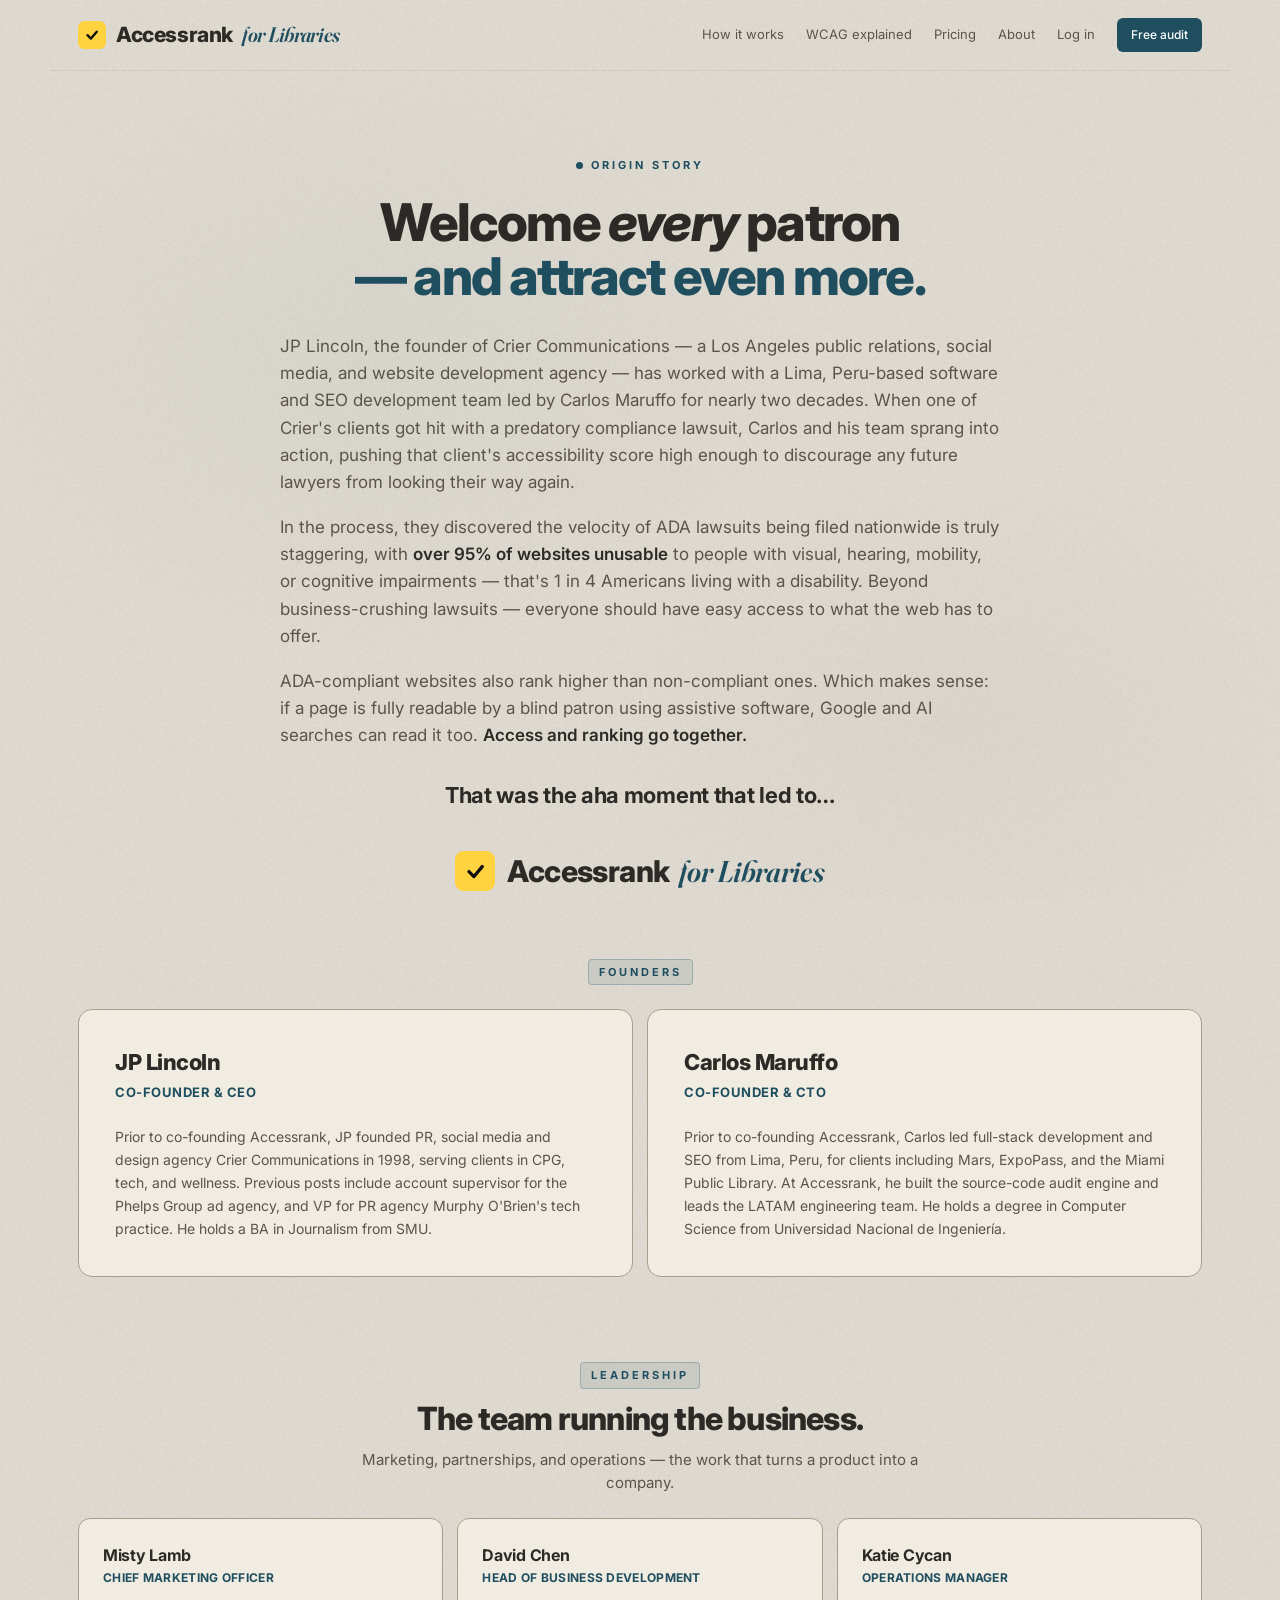
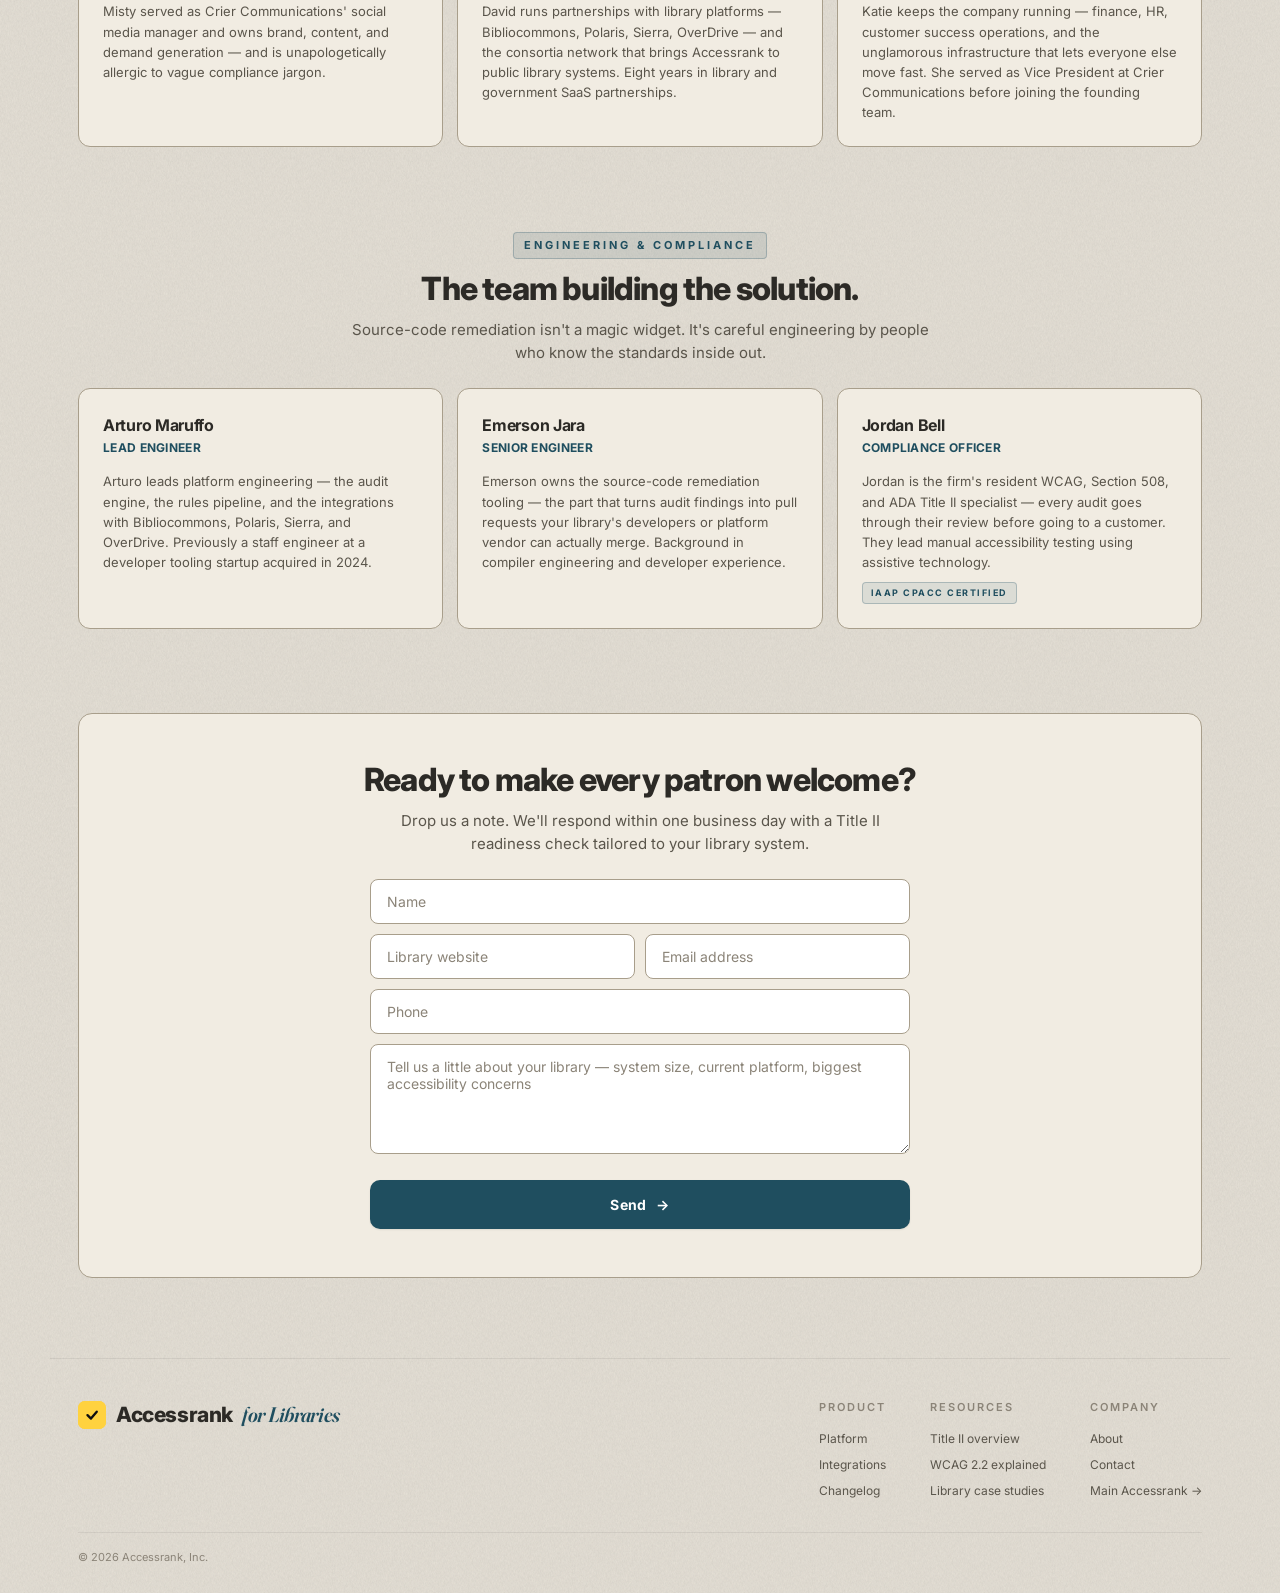
<file: about.html>
<!DOCTYPE html>
<html lang="en">
<head>
  <meta charset="UTF-8" />
  <meta name="viewport" content="width=device-width, initial-scale=1.0" />
  <title>About — Accessrank for Libraries</title>
  <meta name="description" content="The team behind Accessrank for Libraries — accessibility, Title II compliance, and source-code remediation built for public libraries." />

  <!-- Fonts -->
  <link rel="preconnect" href="https://fonts.googleapis.com" />
  <link rel="preconnect" href="https://fonts.gstatic.com" crossorigin />
  <link href="https://fonts.googleapis.com/css2?family=Inter:wght@400;500;600;700;800&family=Fraunces:ital,wght@1,500;1,600&display=swap" rel="stylesheet" />

  <!-- Reuse the libraries site's CSS for navbar, footer, logo, body cloth texture -->
  <link rel="stylesheet" href="styles.css" />

  <style>
    /* ==================================================================
       ABOUT-PAGE-SPECIFIC STYLES — LIBRARIES VARIANT
       Light taupe theme. Layered on top of the libraries styles.css.
       ================================================================== */

    .about-hero {
      max-width: 1180px;
      margin: 0 auto;
      padding: 80px 28px 36px;
      text-align: center;
    }
    .about-hero .eyebrow {
      display: inline-flex;
      align-items: center;
      gap: 8px;
      font-size: 11px;
      letter-spacing: 3px;
      color: var(--teal);
      font-weight: 700;
      margin-bottom: 22px;
      text-transform: uppercase;
    }
    .about-hero .eyebrow .dot {
      width: 7px; height: 7px;
      border-radius: 50%;
      background: var(--teal);
    }
    .about-hero h1 {
      font-size: 52px;
      line-height: 1.05;
      letter-spacing: -1.8px;
      font-weight: 800;
      margin: 0 auto 28px;
      color: var(--text);
      max-width: 880px;
      text-align: center;
    }
    .about-hero h1 .accent { color: var(--teal); }
    .about-hero h1 .emphasis {
      display: inline-block;
      font-style: italic;
      transform-origin: center center;
      animation: emphasis-swell 1000ms ease-in-out 800ms 1 both;
    }
    @keyframes emphasis-swell {
      0%   { transform: scale(1); }
      50%  { transform: scale(1.10); }
      100% { transform: scale(1); }
    }
    @media (prefers-reduced-motion: reduce) {
      .about-hero h1 .emphasis { animation: none; }
    }
    .about-hero .lead {
      font-size: 17px;
      line-height: 1.6;
      color: var(--text-soft);
      max-width: 720px;
      margin: 0 auto 18px;
      text-align: left;
    }
    .about-hero .lead:last-of-type { margin-bottom: 0; }
    .about-hero .lead strong { color: var(--text); font-weight: 600; }
    .about-hero .lead-emphasis {
      font-size: 22px;
      font-weight: 700;
      color: var(--text);
      letter-spacing: -0.3px;
      margin-top: 28px;
      text-align: center;
    }
    .about-hero .lead-emphasis .accent {
      font-family: 'Fraunces', serif;
      font-style: italic;
      font-weight: 600;
      color: var(--teal);
    }

    /* Centered logo finale — closes the origin story.
       Lives on its own line below "...led to…", scaled larger than nav for impact. */
    .about-hero .logo-finale {
      display: flex;
      align-items: center;
      justify-content: center;
      gap: 12px;
      font-weight: 800;
      font-size: 30px;
      letter-spacing: -0.6px;
      color: var(--text);
      margin: 28px auto 0;
      padding-top: 8px;
    }
    .about-hero .logo-finale .logo-mark {
      width: 40px; height: 40px;
      border-radius: 9px;
      flex-shrink: 0;
    }
    .about-hero .logo-finale .logo-suffix {
      margin-left: -2px;
    }

    /* Mobile: pull the finale slightly tighter so it doesn't dominate */
    @media (max-width: 600px) {
      .about-hero .logo-finale { font-size: 24px; gap: 10px; }
      .about-hero .logo-finale .logo-mark { width: 34px; height: 34px; }
    }

    /* === Section heads === */
    .about-section {
      max-width: 1180px;
      margin: 0 auto;
      padding: 28px 28px 56px;
    }
    .about-section-head {
      text-align: center;
      margin-bottom: 24px;
    }
    .about-section-eyebrow {
      display: inline-block;
      font-size: 11px;
      letter-spacing: 3px;
      color: var(--teal);
      font-weight: 700;
      padding: 4px 10px;
      background: var(--teal-soft);
      border: 1px solid var(--teal-border);
      border-radius: 4px;
      text-transform: uppercase;
    }
    .about-section h2 {
      font-size: 32px;
      font-weight: 800;
      letter-spacing: -0.8px;
      color: var(--text);
      margin: 12px 0 12px;
    }
    .about-section .section-sub {
      font-size: 15px;
      color: var(--text-soft);
      max-width: 580px;
      margin: 0 auto;
      line-height: 1.55;
    }

    /* === FOUNDERS — two cards side by side === */
    .founders-grid {
      display: grid;
      grid-template-columns: 1fr 1fr;
      gap: 14px;
    }
    .founder-card {
      background: var(--surface);
      border-radius: 14px;
      padding: 36px;
      border: 1px solid var(--text-fainter);
    }
    .founder-head {
      margin-bottom: 22px;
    }
    .founder-name {
      font-size: 22px;
      font-weight: 800;
      letter-spacing: -0.5px;
      color: var(--text);
      margin: 0 0 4px;
    }
    .founder-title {
      font-size: 13px;
      color: var(--teal);
      font-weight: 700;
      letter-spacing: 0.5px;
      text-transform: uppercase;
    }
    .founder-bio {
      font-size: 14px;
      color: var(--text-soft);
      line-height: 1.65;
      margin: 0;
    }
    .founder-bio + .founder-bio { margin-top: 14px; }

    /* === Smaller team cards (3 in a row) === */
    .team-grid {
      display: grid;
      grid-template-columns: repeat(3, 1fr);
      gap: 14px;
    }
    .team-card {
      background: var(--surface);
      border-radius: 12px;
      padding: 24px;
      border: 1px solid var(--text-fainter);
    }
    .team-head {
      margin-bottom: 14px;
    }
    .team-name {
      font-size: 16px;
      font-weight: 700;
      letter-spacing: -0.3px;
      color: var(--text);
      margin: 0 0 2px;
    }
    .team-title {
      font-size: 12px;
      color: var(--teal);
      font-weight: 700;
      letter-spacing: 0.3px;
      text-transform: uppercase;
    }
    .team-bio {
      font-size: 13px;
      color: var(--text-soft);
      line-height: 1.55;
      margin: 0;
    }
    .team-cert {
      display: inline-block;
      font-size: 9px;
      letter-spacing: 1.5px;
      color: var(--teal);
      font-weight: 700;
      background: var(--teal-soft);
      border: 1px solid var(--teal-border);
      padding: 3px 8px;
      border-radius: 4px;
      margin-top: 10px;
      text-transform: uppercase;
    }

    /* === Contact form / closing band === */
    .about-cta-band {
      max-width: 1180px;
      margin: 0 auto;
      padding: 28px 28px 80px;
      text-align: center;
    }
    .about-cta-card {
      background: var(--surface);
      border-radius: 14px;
      padding: 48px 28px;
      border: 1px solid var(--text-fainter);
    }
    .about-cta-card h2 {
      font-size: 32px;
      font-weight: 800;
      letter-spacing: -0.8px;
      color: var(--text);
      margin: 0 0 12px;
    }
    .about-cta-card h2 .accent {
      color: inherit;
    }
    .about-cta-card p {
      font-size: 15px;
      color: var(--text-soft);
      max-width: 540px;
      margin: 0 auto 24px;
      line-height: 1.55;
    }

    /* === CONTACT FORM — light theme variant === */
    .contact-form {
      max-width: 540px;
      margin: 0 auto;
      text-align: left;
    }
    .form-row { margin-bottom: 10px; }
    .form-row-split {
      display: grid;
      grid-template-columns: 1fr 1fr;
      gap: 10px;
      margin-bottom: 10px;
    }
    .form-row-split .form-col { margin-bottom: 0; }

    .contact-form input,
    .contact-form textarea {
      width: 100%;
      box-sizing: border-box;
      background: #FFFFFF;
      border: 1px solid var(--text-fainter);
      color: var(--text);
      padding: 13px 16px;
      border-radius: 8px;
      font-size: 14px;
      font-weight: 500;
      font-family: inherit;
      transition: border-color 0.18s ease, box-shadow 0.18s ease;
    }
    .contact-form input::placeholder,
    .contact-form textarea::placeholder {
      color: var(--text-faint);
      font-weight: 400;
    }
    .contact-form input:hover,
    .contact-form textarea:hover {
      border-color: var(--text-faint);
    }
    .contact-form input:focus,
    .contact-form textarea:focus {
      outline: none;
      border-color: var(--teal);
      box-shadow: 0 0 0 3px rgba(31, 78, 95, 0.12);
    }
    .contact-form textarea {
      resize: vertical;
      min-height: 110px;
      font-family: inherit;
    }

    .form-actions {
      margin-top: 20px;
      margin-bottom: 0;
    }
    .form-submit {
      width: 100%;
      background: var(--teal);
      color: #FFFFFF;
      padding: 16px 28px;
      border-radius: 10px;
      font-weight: 700;
      font-size: 14px;
      letter-spacing: 0.3px;
      border: none;
      cursor: pointer;
      font-family: inherit;
      display: inline-flex;
      align-items: center;
      justify-content: center;
      gap: 10px;
      transition: transform 0.15s ease, box-shadow 0.18s ease, background 0.15s ease;
      box-shadow: 0 1px 2px rgba(0, 0, 0, 0.08);
    }
    .form-submit-arrow {
      display: inline-block;
      transition: transform 0.18s ease;
    }
    .form-submit:hover {
      background: #2a6478;
      box-shadow: 0 6px 16px rgba(31, 78, 95, 0.25);
    }
    .form-submit:hover .form-submit-arrow {
      transform: translateX(3px);
    }
    .form-submit:active {
      transform: translateY(1px);
    }

    /* Visually-hidden labels for screen readers */
    .sr-only {
      position: absolute;
      width: 1px; height: 1px;
      padding: 0; margin: -1px;
      overflow: hidden; clip: rect(0,0,0,0);
      white-space: nowrap; border: 0;
    }

    /* === Responsive === */
    @media (max-width: 900px) {
      .about-hero { padding: 56px 20px 24px; }
      .about-hero .lead { font-size: 16px; }
      .founders-grid { grid-template-columns: 1fr; }
      .team-grid { grid-template-columns: 1fr; }
      .founder-card { padding: 28px; }
      .about-section { padding: 28px 20px 36px; }
      .about-cta-band { padding: 28px 20px 56px; }
      .form-row-split { grid-template-columns: 1fr; }
    }
  </style>
</head>
<body>

  <!-- ============================================================== -->
  <!-- NAV (mirrors the libraries site)                                -->
  <!-- ============================================================== -->
  <nav class="nav" aria-label="Primary">
    <a href="index.html" class="logo">
      <span class="logo-mark" aria-hidden="true">
        <span class="layer layer-red"></span>
        <span class="layer layer-green"></span>
        <span class="layer layer-yellow"></span>
        <span class="icon icon-yellow">
          <svg viewBox="0 0 14 14"><path d="M3 7 L6 10 L11 4" fill="none" stroke="#0E0E10" stroke-width="2" stroke-linecap="round" stroke-linejoin="round"/></svg>
        </span>
        <span class="icon icon-red">
          <svg viewBox="0 0 14 14"><path d="M5.4 3 L8.6 3 L7.8 9 L6.2 9 Z" fill="#FFFFFF"/><circle cx="7" cy="11.4" r="1.6" fill="#FFFFFF"/></svg>
        </span>
        <span class="icon icon-green">
          <svg viewBox="0 0 14 14"><path d="M3 7 L6 10 L11 4" fill="none" stroke="#0E0E10" stroke-width="2" stroke-linecap="round" stroke-linejoin="round"/></svg>
        </span>
        <span class="swipe swipe-1"></span>
        <span class="swipe swipe-2"></span>
        <span class="swipe swipe-3"></span>
      </span>
      Accessrank <span class="logo-suffix">for Libraries</span>
    </a>
    <div class="nav-right">
      <a href="index.html#how-it-works">How it works</a>
      <a href="index.html#wcag">WCAG explained</a>
      <a href="index.html#pricing">Pricing</a>
      <a href="about.html" aria-current="page">About</a>
      <a href="#">Log in</a>
      <a href="index.html#audit-card" class="cta-nav">Free audit</a>
    </div>
    <button class="hamburger" aria-label="Toggle menu" aria-expanded="false">
      <span class="ham-line"></span>
      <span class="ham-line"></span>
      <span class="ham-line"></span>
    </button>
  </nav>


  <!-- ============================================================== -->
  <!-- HERO / ORIGIN STORY                                             -->
  <!-- ============================================================== -->
  <section class="about-hero">
    <div class="eyebrow"><span class="dot"></span>ORIGIN STORY</div>
    <h1>Welcome <span class="emphasis">every</span> patron<br><span class="accent">— and attract even more.</span></h1>
    <p class="lead">
      JP Lincoln, the founder of Crier Communications — a Los Angeles public relations, social media, and website development agency — has worked with a Lima, Peru-based software and SEO development team led by Carlos Maruffo for nearly two decades. When one of Crier's clients got hit with a predatory compliance lawsuit, Carlos and his team sprang into action, pushing that client's accessibility score high enough to discourage any future lawyers from looking their way again.
    </p>
    <p class="lead">
      In the process, they discovered the velocity of ADA lawsuits being filed nationwide is truly staggering, with <strong>over 95% of websites unusable</strong> to people with visual, hearing, mobility, or cognitive impairments — that's 1 in 4 Americans living with a disability. Beyond business-crushing lawsuits — everyone should have easy access to what the web has to offer.
    </p>
    <p class="lead">
      ADA-compliant websites also rank higher than non-compliant ones. Which makes sense: if a page is fully readable by a blind patron using assistive software, Google and AI searches can read it too. <strong>Access and ranking go together.</strong>
    </p>
    <p class="lead lead-emphasis">
      That was the aha moment that led to&hellip;
    </p>
    <div class="logo logo-finale" aria-label="Accessrank for Libraries">
      <span class="logo-mark" aria-hidden="true">
        <span class="layer layer-red"></span>
        <span class="layer layer-green"></span>
        <span class="layer layer-yellow"></span>
        <span class="icon icon-yellow">
          <svg viewBox="0 0 14 14"><path d="M3 7 L6 10 L11 4" fill="none" stroke="#0E0E10" stroke-width="2" stroke-linecap="round" stroke-linejoin="round"/></svg>
        </span>
        <span class="icon icon-red">
          <svg viewBox="0 0 14 14"><path d="M5.4 3 L8.6 3 L7.8 9 L6.2 9 Z" fill="#FFFFFF"/><circle cx="7" cy="11.4" r="1.6" fill="#FFFFFF"/></svg>
        </span>
        <span class="icon icon-green">
          <svg viewBox="0 0 14 14"><path d="M3 7 L6 10 L11 4" fill="none" stroke="#0E0E10" stroke-width="2" stroke-linecap="round" stroke-linejoin="round"/></svg>
        </span>
        <span class="swipe swipe-1"></span>
        <span class="swipe swipe-2"></span>
        <span class="swipe swipe-3"></span>
      </span>
      Accessrank <span class="logo-suffix">for Libraries</span>
    </div>
  </section>

  <!-- ============================================================== -->
  <!-- FOUNDERS                                                        -->
  <!-- ============================================================== -->
  <section class="about-section">
    <div class="about-section-head">
      <span class="about-section-eyebrow">FOUNDERS</span>
    </div>

    <div class="founders-grid">

      <article class="founder-card">
        <div class="founder-head">
          <h3 class="founder-name">JP Lincoln</h3>
          <div class="founder-title">CO-FOUNDER &amp; CEO</div>
        </div>
        <p class="founder-bio">
          Prior to co-founding Accessrank, JP founded PR, social media and design agency Crier Communications in 1998, serving clients in CPG, tech, and wellness. Previous posts include account supervisor for the Phelps Group ad agency, and VP for PR agency Murphy O'Brien's tech practice. He holds a BA in Journalism from SMU.
        </p>
      </article>

      <article class="founder-card">
        <div class="founder-head">
          <h3 class="founder-name">Carlos Maruffo</h3>
          <div class="founder-title">CO-FOUNDER &amp; CTO</div>
        </div>
        <p class="founder-bio">
          Prior to co-founding Accessrank, Carlos led full-stack development and SEO from Lima, Peru, for clients including Mars, ExpoPass, and the Miami Public Library. At Accessrank, he built the source-code audit engine and leads the LATAM engineering team. He holds a degree in Computer Science from Universidad Nacional de Ingeniería.
        </p>
      </article>

    </div>
  </section>

  <!-- ============================================================== -->
  <!-- LEADERSHIP                                                      -->
  <!-- ============================================================== -->
  <section class="about-section">
    <div class="about-section-head">
      <span class="about-section-eyebrow">LEADERSHIP</span>
      <h2>The team running the business.</h2>
      <p class="section-sub">Marketing, partnerships, and operations — the work that turns a product into a company.</p>
    </div>

    <div class="team-grid">

      <article class="team-card">
        <div class="team-head">
          <h4 class="team-name">Misty Lamb</h4>
          <div class="team-title">CHIEF MARKETING OFFICER</div>
        </div>
        <p class="team-bio">
          Misty served as Crier Communications' social media manager and owns brand, content, and demand generation — and is unapologetically allergic to vague compliance jargon.
        </p>
      </article>

      <article class="team-card">
        <div class="team-head">
          <h4 class="team-name">David Chen</h4>
          <div class="team-title">HEAD OF BUSINESS DEVELOPMENT</div>
        </div>
        <p class="team-bio">
          David runs partnerships with library platforms — Bibliocommons, Polaris, Sierra, OverDrive — and the consortia network that brings Accessrank to public library systems. Eight years in library and government SaaS partnerships.
        </p>
      </article>

      <article class="team-card">
        <div class="team-head">
          <h4 class="team-name">Katie Cycan</h4>
          <div class="team-title">OPERATIONS MANAGER</div>
        </div>
        <p class="team-bio">
          Katie keeps the company running — finance, HR, customer success operations, and the unglamorous infrastructure that lets everyone else move fast. She served as Vice President at Crier Communications before joining the founding team.
        </p>
      </article>

    </div>
  </section>

  <!-- ============================================================== -->
  <!-- ENGINEERING & COMPLIANCE                                        -->
  <!-- ============================================================== -->
  <section class="about-section">
    <div class="about-section-head">
      <span class="about-section-eyebrow">ENGINEERING &amp; COMPLIANCE</span>
      <h2>The team building the solution.</h2>
      <p class="section-sub">Source-code remediation isn't a magic widget. It's careful engineering by people who know the standards inside out.</p>
    </div>

    <div class="team-grid">

      <article class="team-card">
        <div class="team-head">
          <h4 class="team-name">Arturo Maruffo</h4>
          <div class="team-title">LEAD ENGINEER</div>
        </div>
        <p class="team-bio">
          Arturo leads platform engineering — the audit engine, the rules pipeline, and the integrations with Bibliocommons, Polaris, Sierra, and OverDrive. Previously a staff engineer at a developer tooling startup acquired in 2024.
        </p>
      </article>

      <article class="team-card">
        <div class="team-head">
          <h4 class="team-name">Emerson Jara</h4>
          <div class="team-title">SENIOR ENGINEER</div>
        </div>
        <p class="team-bio">
          Emerson owns the source-code remediation tooling — the part that turns audit findings into pull requests your library's developers or platform vendor can actually merge. Background in compiler engineering and developer experience.
        </p>
      </article>

      <article class="team-card">
        <div class="team-head">
          <h4 class="team-name">Jordan Bell</h4>
          <div class="team-title">COMPLIANCE OFFICER</div>
        </div>
        <p class="team-bio">
          Jordan is the firm's resident WCAG, Section 508, and ADA Title II specialist — every audit goes through their review before going to a customer. They lead manual accessibility testing using assistive technology.
        </p>
        <span class="team-cert">IAAP CPACC CERTIFIED</span>
      </article>

    </div>
  </section>

  <!-- ============================================================== -->
  <!-- CONTACT FORM                                                    -->
  <!-- ============================================================== -->
  <section class="about-cta-band">
    <div class="about-cta-card">
      <h2>Ready to <span class="accent">make every patron welcome?</span></h2>
      <p>Drop us a note. We'll respond within one business day with a Title II readiness check tailored to your library system.</p>

      <form class="contact-form" id="contact-form" novalidate>
        <div class="form-row">
          <label for="contact-name" class="sr-only">Name</label>
          <input type="text" id="contact-name" name="name" placeholder="Name" required />
        </div>
        <div class="form-row form-row-split">
          <div class="form-col">
            <label for="contact-website" class="sr-only">Library website</label>
            <input type="url" id="contact-website" name="website" placeholder="Library website" />
          </div>
          <div class="form-col">
            <label for="contact-email" class="sr-only">Email address</label>
            <input type="email" id="contact-email" name="email" placeholder="Email address" required />
          </div>
        </div>
        <div class="form-row">
          <label for="contact-phone" class="sr-only">Phone</label>
          <input type="tel" id="contact-phone" name="phone" placeholder="Phone" />
        </div>
        <div class="form-row">
          <label for="contact-message" class="sr-only">Tell us a little about your library</label>
          <textarea id="contact-message" name="message" rows="4" placeholder="Tell us a little about your library — system size, current platform, biggest accessibility concerns" required></textarea>
        </div>
        <div class="form-row form-actions">
          <button type="submit" class="form-submit">
            Send
            <span class="form-submit-arrow" aria-hidden="true">→</span>
          </button>
        </div>
      </form>
    </div>
  </section>


  <!-- ============================================================== -->
  <!-- FOOTER (mirrors libraries site)                                 -->
  <!-- ============================================================== -->
  <footer class="footer">
    <div class="footer-top">
      <a href="index.html" class="logo">
        <span class="logo-mark" aria-hidden="true">
          <span class="layer layer-red"></span>
          <span class="layer layer-green"></span>
          <span class="layer layer-yellow"></span>
          <span class="icon icon-yellow">
            <svg viewBox="0 0 14 14"><path d="M3 7 L6 10 L11 4" fill="none" stroke="#0E0E10" stroke-width="2" stroke-linecap="round" stroke-linejoin="round"/></svg>
          </span>
          <span class="icon icon-red">
            <svg viewBox="0 0 14 14"><path d="M5.4 3 L8.6 3 L7.8 9 L6.2 9 Z" fill="#FFFFFF"/><circle cx="7" cy="11.4" r="1.6" fill="#FFFFFF"/></svg>
          </span>
          <span class="icon icon-green">
            <svg viewBox="0 0 14 14"><path d="M3 7 L6 10 L11 4" fill="none" stroke="#0E0E10" stroke-width="2" stroke-linecap="round" stroke-linejoin="round"/></svg>
          </span>
          <span class="swipe swipe-1"></span>
          <span class="swipe swipe-2"></span>
          <span class="swipe swipe-3"></span>
        </span>
        Accessrank <span class="logo-suffix">for Libraries</span>
      </a>
      <div class="footer-cols">
        <div class="footer-col">
          <h4>PRODUCT</h4>
          <a>Platform</a>
          <a>Integrations</a>
          <a>Changelog</a>
        </div>
        <div class="footer-col">
          <h4>RESOURCES</h4>
          <a>Title II overview</a>
          <a>WCAG 2.2 explained</a>
          <a>Library case studies</a>
        </div>
        <div class="footer-col">
          <h4>COMPANY</h4>
          <a href="about.html">About</a>
          <a>Contact</a>
          <a>Main Accessrank →</a>
        </div>
      </div>
    </div>
    <div class="footer-bottom">
      <span>© 2026 Accessrank, Inc.</span>
    </div>
  </footer>


  <!-- ============================================================== -->
  <!-- CONTACT FORM HANDLER                                            -->
  <!-- ============================================================== -->
  <script>
    (function () {
      const form = document.getElementById('contact-form');
      if (!form) return;
      form.addEventListener('submit', function (e) {
        e.preventDefault();
        const data = {
          name:    form.name.value.trim(),
          website: form.website.value.trim(),
          email:   form.email.value.trim(),
          phone:   form.phone.value.trim(),
          message: form.message.value.trim()
        };
        if (!data.name || !data.email || !data.message) {
          alert('Please fill in your name, email, and a brief message.');
          return;
        }
        // TODO: replace with your real submission endpoint
        // fetch('/api/contact', { method: 'POST', body: JSON.stringify(data), ... })
        form.innerHTML =
          '<div style="text-align:center; padding:32px 0;">' +
            '<div style="font-size:36px; margin-bottom:14px; color:#1F4E5F;">✓</div>' +
            '<h3 style="font-size:20px; font-weight:700; color:#2C2A26; margin:0 0 8px;">Thanks — we\'ll be in touch.</h3>' +
            '<p style="font-size:14px; color:#5A554B; margin:0;">We typically respond within one business day.</p>' +
          '</div>';
      });
    })();
  </script>

</body>
</html>
</file>
<file: styles.css>
/* ==================================================================
   ACCESSRANK FOR LIBRARIES — STYLES
   ==================================================================
   Sister site of Accessrank. Built for public libraries.
   Palette: LIBRARY STONE (cool grey-taupe + deep teal accent)

   Sections (Cmd/Ctrl+F to jump):
     1. DESIGN TOKENS  — colors, type, spacing
     2. RESET / BASE
     3. NAV + MOBILE MENU
     4. HERO
     5. AUDIT CARD (live audit widget)
     6. MARQUEE (scrolling library platform list)
     7. STAKES STRIP ("Why this matters")
     8. WCAG 2.2 EXPLAINER
     9. OVERLAY WARNING
    10. FEATURES ("How it works")
    11. STATS STRIP
    12. TESTIMONIAL (head librarian)
    13. PRICING (tiered by collection size)
    14. FOOTER
    15. RESPONSIVE
    16. SCROLL-TRIGGERED FADE-IN
    17. LOGO MARK ANIMATION (3-state diagonal sweep)
   ================================================================== */


/* ──────────────────────────────────────────────────────────────────
   1. DESIGN TOKENS
   ────────────────────────────────────────────────────────────────── */
:root {
  /* Brand colors */
  --brand:           #FFD23F;   /* Brand yellow — logo, CTAs, accents (shared with main Accessrank) */
  --brand-soft:      rgba(255, 210, 63, 0.18);
  --brand-border:    rgba(255, 210, 63, 0.45);

  /* Library Stone neutrals (the major change vs. main Accessrank) */
  --bg:              #E5E0D6;   /* Page background — cool grey-taupe, like Carnegie library walls */
  --surface:         #F1ECE2;   /* Cards, audit widget — slightly lighter than bg */
  --surface-2:      #DCD6C9;    /* Subtle wells/strips */

  /* Civic/institutional accent */
  --teal:            #1F4E5F;   /* Deep teal — stakes accent, primary CTA, headline accents */
  --teal-soft:       rgba(31, 78, 95, 0.10);
  --teal-border:     rgba(31, 78, 95, 0.25);

  /* Text on light surface */
  --text:            #2C2A26;   /* Primary text */
  --text-soft:       #5A554B;   /* Body copy */
  --text-faint:      #8B8478;   /* Meta / captions */
  --text-fainter:    #A89E8B;   /* Borders, dividers */

  /* Semantic */
  --warning-red:     #B5443A;   /* Earthy red, less neon than main site — for the warning icon only */

  /* Hairlines on light bg need to be darker, not brighter */
  --hairline:        rgba(44, 42, 38, 0.08);
  --hairline-strong: rgba(44, 42, 38, 0.14);

  /* Typography scales */
  --h1-size:         48px;
  --h2-size:         34px;
  --body-size:       16px;

  /* Easing */
  --ease-out:        cubic-bezier(0.23, 1, 0.32, 1);
}


/* ──────────────────────────────────────────────────────────────────
   2. RESET / BASE
   ────────────────────────────────────────────────────────────────── */
* { box-sizing: border-box; }

html, body {
  margin: 0;
  padding: 0;
  background-color: var(--bg);
  /* Cloth-bound book texture — Option D: anisotropic SVG turbulence
     simulates directional bookcloth (Buckram) thread structure, plus
     two faint age-mottling washes. Pure CSS / inline SVG — no image
     files, no extra HTTP requests. */
  background-image:
    url("data:image/svg+xml;utf8,<svg xmlns='http://www.w3.org/2000/svg' width='240' height='240'><filter id='w'><feTurbulence type='fractalNoise' baseFrequency='2.5 0.4' numOctaves='3' stitchTiles='stitch'/><feColorMatrix values='0 0 0 0 0.17  0 0 0 0 0.16  0 0 0 0 0.15  0 0 0 0.13 0'/></filter><rect width='100%25' height='100%25' filter='url(%23w)'/></svg>"),
    radial-gradient(ellipse 700px 500px at 30% 40%,
      rgba(31, 78, 95, 0.04) 0%, transparent 60%),
    radial-gradient(ellipse 600px 400px at 75% 80%,
      rgba(120, 80, 50, 0.04) 0%, transparent 60%);
  background-attachment: scroll, fixed, fixed;
  color: var(--text-soft);
  font-family: 'Inter', system-ui, -apple-system, BlinkMacSystemFont, sans-serif;
  -webkit-font-smoothing: antialiased;
  -moz-osx-font-smoothing: grayscale;
  line-height: 1.5;
}

a { text-decoration: none; color: inherit; }

button {
  font-family: inherit;
  cursor: pointer;
  border: none;
  background: transparent;
}

input { font-family: inherit; }

img { max-width: 100%; display: block; }

.container { max-width: 1180px; margin: 0 auto; }

/* Visually hidden — for skip links and screen-reader-only labels */
.sr-only {
  position: absolute;
  width: 1px; height: 1px;
  padding: 0; margin: -1px;
  overflow: hidden;
  clip: rect(0, 0, 0, 0);
  border: 0;
}


/* ──────────────────────────────────────────────────────────────────
   3. NAV + MOBILE MENU
   ────────────────────────────────────────────────────────────────── */
.nav {
  display: flex;
  align-items: center;
  justify-content: space-between;
  padding: 18px 28px;
  border-bottom: 1px solid var(--hairline);
  max-width: 1180px;
  margin: 0 auto;
}

.logo {
  display: flex;
  align-items: center;
  gap: 10px;
  font-weight: 800;
  font-size: 21px;
  letter-spacing: -0.4px;
  color: var(--text);
}

/* "for Libraries" sub-brand qualifier in the lockup.
   Fraunces italic in deep teal — gives the library variant its own
   editorial voice while the parent "Accessrank" stays in Inter 800.
   The 2px left margin is intentionally tight; italic letterforms
   lean left and create their own visual breathing room. */
.logo-suffix {
  font-family: 'Fraunces', Georgia, 'Times New Roman', serif;
  font-weight: 600;
  font-style: italic;
  color: var(--teal);
  letter-spacing: -0.3px;
  margin-left: -1px;
  font-variation-settings: "opsz" 144;
}

.nav-right {
  display: flex;
  gap: 22px;
  align-items: center;
  font-size: 13px;
}

.nav-right a:not(.cta-nav) { color: var(--text-soft); }
.nav-right a:not(.cta-nav):hover { color: var(--text); }

.cta-nav {
  background: var(--teal);
  color: #FFFFFF;
  padding: 8px 14px;
  border-radius: 6px;
  font-weight: 500;
  font-size: 12px;
  transition: opacity 0.15s ease;
}
.cta-nav:hover { opacity: 0.9; }

/* Hamburger — hidden on desktop, shown on mobile */
.hamburger {
  display: none;
  width: 36px; height: 36px;
  flex-direction: column;
  justify-content: center;
  align-items: center;
  gap: 4px;
  background: transparent;
  border: 1px solid var(--hairline-strong);
  border-radius: 8px;
}
.ham-line {
  width: 16px; height: 2px;
  background: var(--text);
  transition: transform 0.25s var(--ease-out), opacity 0.25s var(--ease-out);
}
.hamburger[aria-expanded="true"] .ham-line:nth-child(1) { transform: translateY(6px) rotate(45deg); }
.hamburger[aria-expanded="true"] .ham-line:nth-child(2) { opacity: 0; }
.hamburger[aria-expanded="true"] .ham-line:nth-child(3) { transform: translateY(-6px) rotate(-45deg); }


/* ──────────────────────────────────────────────────────────────────
   4. HERO
   ────────────────────────────────────────────────────────────────── */
.hero {
  display: grid;
  grid-template-columns: 1.05fr 1fr;
  gap: 40px;
  padding: 64px 28px 56px;
  align-items: center;
  max-width: 1180px;
  margin: 0 auto;
}

.eyebrow {
  display: inline-flex;
  align-items: center;
  gap: 8px;
  font-size: 11px;
  letter-spacing: 3px;
  color: var(--teal);
  font-weight: 600;
  margin-bottom: 22px;
}

.pulse-dot {
  width: 7px; height: 7px;
  border-radius: 50%;
  background: var(--teal);
  animation: pulse 2s ease-in-out infinite;
}
@keyframes pulse { 0%, 100% { opacity: 1; } 50% { opacity: 0.35; } }

.hero h1 {
  font-size: var(--h1-size);
  line-height: 1.02;
  letter-spacing: -1.8px;
  font-weight: 800;
  margin: 0 0 22px;
  color: var(--text);
}

.hero h1 .accent { color: var(--teal); }

.sub {
  font-size: var(--body-size);
  line-height: 1.55;
  color: var(--text-soft);
  max-width: 460px;
  margin: 0 0 22px;
}

.sub .highlight { color: var(--text); font-weight: 600; }

.section-link {
  display: inline-flex;
  align-items: center;
  gap: 6px;
  padding: 8px 14px;
  background: var(--teal-soft);
  color: var(--teal);
  border: 1px solid var(--teal-border);
  border-radius: 100px;
  font-size: 12px;
  font-weight: 500;
  margin-bottom: 24px;
  transition: background 0.15s ease;
}
.section-link:hover { background: rgba(31, 78, 95, 0.16); }

.info-circle {
  width: 14px; height: 14px;
  border-radius: 50%;
  border: 1.5px solid currentColor;
  display: inline-flex;
  align-items: center;
  justify-content: center;
  font-size: 9px;
  font-weight: 700;
  line-height: 1;
}

.cta-row {
  display: flex;
  gap: 10px;
  align-items: center;
  margin-top: 16px;
}

.btn-primary {
  background: #FFFFFF;
  color: var(--teal);
  padding: 13px 22px;
  border-radius: 8px;
  font-weight: 600;
  font-size: 13px;
  transition: opacity 0.15s ease;
}
.btn-primary:hover { opacity: 0.9; }

.btn-secondary {
  background: transparent;
  color: var(--text);
  padding: 13px 22px;
  border-radius: 8px;
  font-weight: 500;
  font-size: 13px;
  border: 1px solid rgba(44, 42, 38, 0.25);
  transition: background 0.15s ease, border-color 0.15s ease;
}
.btn-secondary:hover {
  background: rgba(44, 42, 38, 0.05);
  border-color: rgba(44, 42, 38, 0.4);
}


/* ──────────────────────────────────────────────────────────────────
   5. AUDIT CARD (live audit widget)
   ────────────────────────────────────────────────────────────────── */
.audit-card {
  background: var(--surface);
  border-radius: 14px;
  padding: 22px;
  border: 1px solid var(--hairline-strong);
  box-shadow: 0 1px 0 rgba(255,255,255,0.4) inset, 0 12px 28px rgba(44,42,38,0.06);
}

.audit-head {
  display: flex;
  justify-content: space-between;
  align-items: center;
  margin-bottom: 14px;
}

.audit-title {
  font-size: 11px;
  letter-spacing: 3px;
  color: var(--teal);
  font-weight: 600;
}

.audit-meta {
  font-size: 11px;
  color: var(--text-faint);
}

.url-form {
  display: flex;
  gap: 8px;
  margin-bottom: 14px;
}

.url-input {
  flex: 1;
  background: var(--bg);
  border: 1px solid var(--hairline-strong);
  color: var(--text);
  padding: 11px 14px;
  border-radius: 8px;
  font-size: 13px;
  outline: none;
  transition: border-color 0.15s ease;
}
.url-input::placeholder { color: var(--text-fainter); }
.url-input:focus { border-color: var(--teal); }

.scan-btn {
  background: var(--teal);
  color: #FFFFFF;
  padding: 11px 16px;
  border-radius: 8px;
  font-weight: 500;
  font-size: 13px;
  white-space: nowrap;
}
.scan-btn:disabled { opacity: 0.5; cursor: not-allowed; }

.scan-status {
  font-size: 11px;
  color: var(--text-faint);
  margin-bottom: 10px;
  min-height: 14px;
  display: flex;
  align-items: center;
  gap: 6px;
}
.scan-status.active { color: var(--teal); }

.scan-spinner {
  width: 10px; height: 10px;
  border: 1.5px solid rgba(31, 78, 95, 0.3);
  border-top-color: var(--teal);
  border-radius: 50%;
  animation: spin 0.7s linear infinite;
}
@keyframes spin { to { transform: rotate(360deg); } }

.audit-rows { display: flex; flex-direction: column; }

.audit-row {
  display: flex;
  align-items: center;
  gap: 12px;
  padding: 10px 0;
  border-bottom: 1px solid var(--hairline);
  font-size: 13px;
  opacity: 0;
  transform: translateY(6px);
  transition: opacity 0.4s var(--ease-out), transform 0.4s var(--ease-out);
}
.audit-row.visible { opacity: 1; transform: translateY(0); }
.audit-row:last-child { border-bottom: none; }

.check-circle {
  width: 22px; height: 22px;
  border-radius: 50%;
  background: var(--teal);
  color: #FFFFFF;
  display: inline-flex;
  align-items: center;
  justify-content: center;
  flex-shrink: 0;
}

.row-label { color: var(--text); flex: 1; }
.row-meta  { color: var(--teal); font-size: 12px; font-weight: 600; }

.empty-state {
  padding: 24px 12px;
  text-align: center;
  color: var(--text-faint);
  font-size: 13px;
}

.report-cta {
  margin-top: 16px;
  padding: 14px;
  background: var(--text);
  color: var(--surface);
  border-radius: 10px;
  text-align: center;
  font-weight: 500;
  font-size: 14px;
  width: 100%;
  transition: background 0.18s ease, color 0.18s ease;
}
.report-cta:hover, .report-cta:focus-visible {
  background: var(--brand);
  color: var(--text);
}
.report-cta-sub {
  display: block;
  font-size: 11px;
  color: rgba(241, 236, 226, 0.7);
  margin-top: 3px;
  font-weight: 400;
}
.report-cta:hover .report-cta-sub,
.report-cta:focus-visible .report-cta-sub {
  color: rgba(44, 42, 38, 0.7);
}

.check-anim {
  stroke-dasharray: 16;
  stroke-dashoffset: 16;
  animation: draw 0.6s var(--ease-out) forwards;
}
@keyframes draw { 0% { stroke-dashoffset: 16; } 60%, 100% { stroke-dashoffset: 0; } }


/* ──────────────────────────────────────────────────────────────────
   6. MARQUEE
   Library platforms (Bibliocommons, Polaris, Sierra, OverDrive, Libby).
   Quieter than the ecommerce site's blue gradient — uses the deep teal.
   ────────────────────────────────────────────────────────────────── */
.marquee {
  background: var(--teal);
  color: var(--brand);
  padding: 10px 0;
  overflow: hidden;
}

.marquee-track {
  display: flex;
  gap: 56px;
  animation: marquee 32s linear infinite;
  white-space: nowrap;
  width: max-content;
}

.marquee-track .item {
  font-size: 12px;
  font-weight: 700;
  letter-spacing: 4px;
  display: inline-flex;
  align-items: center;
  gap: 56px;
}

.marquee-track .sep {
  color: rgba(255, 210, 63, 0.50);
  font-size: 10px;
}

@keyframes marquee {
  from { transform: translateX(0); }
  to   { transform: translateX(-50%); }
}


/* ──────────────────────────────────────────────────────────────────
   7. STAKES STRIP ("Why this matters")
   Reframed for libraries — federal funding, ADA Title II, not lawsuits.
   ────────────────────────────────────────────────────────────────── */
/* DARK PHOTO BAND
   ────────────────────────────────────────────────────────────────────
   Wraps hero + marquee + stakes-strip. The library photo runs as the
   single background image for this whole section, from just below the
   navbar down through the stat cards.

   Photo treatment notes:
     - Image is used AS-IS — no CSS overlay, no darken, no blend mode.
     - The source file (library-bg.jpg) is already pre-edited to be
       dark/moody enough to support white text on top.
     - Place the file at the same level as index.html.
     - background-size: cover keeps the photo filling the section at
       any viewport width without distortion.
     - background-attachment: scroll (no parallax) — simpler, faster,
       avoids iOS rendering issues, and respects users with motion
       sensitivities.
*/
.dark-photo-band {
  background-color: #1A1411;                /* fallback while image loads */
  background-image: url('library-bg.jpg');
  background-size: cover;
  background-position: center top;
  background-repeat: no-repeat;
  background-attachment: scroll;
}

/* Inside the dark band, .stakes-strip just controls padding + text alignment */
.stakes-strip {
  padding: 64px 28px 96px;
  text-align: center;
}

/* Inner wrapper centers stakes content at the standard max-width */
.stakes-strip-inner {
  max-width: 1080px;
  margin: 0 auto;
}


/* ──────────────────────────────────────────────────────────────────
   DARK PHOTO BAND — scoped readability overrides
   ──────────────────────────────────────────────────────────────────
   The hero, marquee, and stakes-strip all live inside .dark-photo-band.
   Anything that was tuned for the light taupe page bg needs adjusting
   to read on the dark photo. Each rule below scopes to .dark-photo-band
   so it only applies inside the band — the rest of the page stays as-is.
*/

/* Hero eyebrow — was teal on taupe; now light teal on dark */
.dark-photo-band .eyebrow {
  color: #FFFFFF;                          /* white text on dark photo */
}
.dark-photo-band .pulse-dot {
  background: #6FB8CC;                     /* keep teal accent dot */
}

/* Hero headline — white with brand-yellow accent */
.dark-photo-band .hero h1 {
  color: #FFFFFF;
}
.dark-photo-band .hero h1 .accent {
  color: var(--brand);                     /* yellow pops on dark */
}

/* Hero sub copy — soft cream, easy to read on dark photo */
.dark-photo-band .hero .sub {
  color: #E8E2D5;
}
.dark-photo-band .hero .sub .highlight {
  color: #FFFFFF;
}

/* WCAG link pill — needs more presence on dark bg */
.dark-photo-band .section-link {
  background: var(--teal);
  color: #FFFFFF;
  border-color: #FFFFFF;
}
.dark-photo-band .section-link:hover {
  background: rgba(31, 78, 95, 0.85);
}

/* Hero buttons — primary teal stays, secondary needs lighter outline */
.dark-photo-band .btn-secondary {
  background: var(--teal);
  color: #FFFFFF;
  border-color: #FFFFFF;
}
.dark-photo-band .btn-secondary:hover {
  background: rgba(31, 78, 95, 0.85);
  border-color: rgba(255, 255, 255, 0.85);
}

/* Audit card — drop more shadow so it lifts off the photo */
.dark-photo-band .audit-card {
  box-shadow:
    0 1px 0 rgba(255, 255, 255, 0.4) inset,
    0 20px 50px rgba(0, 0, 0, 0.35);
}

/* Stakes section — headline white, "everyone" yellow accent */
.dark-photo-band .stakes-title {
  color: #FFFFFF;
}
.dark-photo-band .stakes-title .accent {
  color: var(--brand);
}

/* Stat cards on dark photo — clean light surface, stronger shadow */
.dark-photo-band .stakes-card {
  background: rgba(241, 236, 226, 0.97);
  border: 1px solid rgba(255, 255, 255, 0.18);
  box-shadow: 0 12px 28px rgba(0, 0, 0, 0.25);
  text-align: left;
}

/* The marquee already has its own teal background, no change needed */

/* Section labels — small "WHY THIS MATTERS" / "WCAG 2.2 EXPLAINED" chips.
   Rendered as inline-block yellow pills with dark text inside, NOT as
   raw yellow text (which fails contrast on the taupe background).
   The wrapping div is centered with text-align:center on the parent. */
.stakes-eyebrow,
.section-eyebrow {
  display: inline-block;
  font-size: 11px;
  letter-spacing: 3px;
  color: #FFFFFF;                    /* white text */
  background: var(--teal);           /* dark teal chip */
  font-weight: 700;
  padding: 4px 10px;
  border-radius: 4px;
  margin-bottom: 14px;
}

/* Stakes eyebrow lives on the dark photo band — flip to yellow chip
   with dark teal text for a brighter, higher-contrast accent there. */
.stakes-eyebrow {
  color: var(--teal);
  background: var(--brand);
}

/* Container that centers the chip on its line */
.stakes-strip,
.wcag-section,
.features,
.testimonial,
.pricing {
  text-align: center;
}

/* But reset text-align on children that need to be left-aligned */
.stakes-strip .stakes-grid,
.wcag-section .wcag-grid,
.features .feature-grid,
.testimonial .quote-card,
.pricing .pricing-grid {
  text-align: left;
}

.stakes-title {
  font-size: 38px;
  line-height: 1.1;
  letter-spacing: -1px;
  font-weight: 800;
  margin: 0 auto 36px;
  color: #FFFFFF;                          /* light text on dark photo */
  text-align: center;
  max-width: 720px;
  text-shadow: 0 1px 2px rgba(0, 0, 0, 0.3);  /* a hair of legibility insurance */
}

.stakes-title .accent { color: var(--brand); }   /* yellow accent pops on the dark photo */

.stakes-grid {
  display: grid;
  grid-template-columns: repeat(4, 1fr);
  gap: 12px;
  max-width: 1080px;
  margin: 0 auto;
}

.stakes-card {
  padding: 24px;
  background: rgba(241, 236, 226, 0.96);   /* near-opaque light surface, slight transparency picks up photo warmth */
  border-radius: 12px;
  border: 1px solid rgba(255, 255, 255, 0.18);
  backdrop-filter: blur(6px);              /* progressive enhancement — frosts the photo behind */
  box-shadow: 0 8px 24px rgba(0, 0, 0, 0.18);
  text-align: left;
}

.stakes-num {
  font-size: 38px;
  font-weight: 800;
  letter-spacing: -1.5px;
  color: var(--text);
  line-height: 1;
  margin-bottom: 8px;
}
.stakes-num .small { font-size: 18px; color: var(--text-faint); font-weight: 500; }

.stakes-label {
  font-size: 12px;
  color: var(--text-soft);
  line-height: 1.45;
  margin-bottom: 8px;
}

.stakes-source {
  font-size: 10px;
  color: var(--text-faint);
  letter-spacing: 1px;
  text-transform: uppercase;
}


/* ──────────────────────────────────────────────────────────────────
   8. WCAG 2.2 EXPLAINER
   ────────────────────────────────────────────────────────────────── */
.wcag-section {
  padding: 72px 28px 36px;
  max-width: 1180px;
  margin: 0 auto;
  border-top: 1px solid var(--hairline);
}

h2 {
  font-size: var(--h2-size);
  line-height: 1.1;
  letter-spacing: -0.8px;
  font-weight: 800;
  margin: 0 0 14px;
  color: var(--text);
  text-align: center;
}

.section-sub {
  font-size: 15px;
  color: var(--text-soft);
  text-align: center;
  max-width: 540px;
  margin: 0 auto 40px;
  line-height: 1.55;
}

.wcag-grid {
  display: grid;
  grid-template-columns: 1fr 1fr;
  gap: 44px;
  align-items: start;
}

.wcag-lede {
  font-size: 16px;
  line-height: 1.55;
  color: var(--text-soft);
  margin: 0 0 24px;
}
.wcag-lede strong { color: var(--text); font-weight: 600; }

.pour {
  display: grid;
  grid-template-columns: repeat(2, 1fr);
  gap: 8px;
  margin-bottom: 20px;
}

.pour-item {
  padding: 14px 16px;
  background: var(--surface);
  border-radius: 10px;
  border: 1px solid var(--hairline);
}

.pour-letter {
  font-size: 22px;
  font-weight: 800;
  color: var(--teal);
  letter-spacing: -1px;
  line-height: 1;
  margin-bottom: 4px;
}

.pour-name {
  font-size: 13px;
  font-weight: 600;
  color: var(--text);
  margin-bottom: 2px;
}

.pour-desc {
  font-size: 11px;
  color: var(--text-faint);
  line-height: 1.4;
}

.wcag-meta-row {
  display: flex;
  gap: 12px;
  padding: 14px 16px;
  background: var(--brand-soft);
  border: 1px solid var(--brand-border);
  border-radius: 10px;
}

.icon-box {
  width: 28px; height: 28px;
  background: var(--brand);
  color: var(--text);
  border-radius: 6px;
  display: flex;
  align-items: center;
  justify-content: center;
  font-weight: 800;
  font-size: 13px;
  flex-shrink: 0;
}

.wcag-meta-text { font-size: 12px; color: var(--text); line-height: 1.4; }
.wcag-meta-text strong { color: var(--text); font-weight: 700; }

.criteria-list { display: flex; flex-direction: column; gap: 8px; }

.criteria-head {
  font-size: 15px;
  letter-spacing: 1.5px;
  text-transform: uppercase;
  color: var(--teal);
  font-weight: 700;
  margin-bottom: 20px;
}

.criteria-row {
  display: grid;
  grid-template-columns: 80px 1fr 70px;
  gap: 12px;
  padding: 12px 14px;
  background: var(--surface);
  border-radius: 8px;
  border: 1px solid var(--hairline);
  align-items: center;
}

.criteria-id {
  font-family: 'JetBrains Mono', ui-monospace, monospace;
  font-size: 11px;
  color: var(--teal);
  font-weight: 600;
}

.criteria-body { font-size: 13px; color: var(--text); line-height: 1.4; }
.criteria-body .desc { display: block; font-size: 11px; color: var(--text-faint); margin-top: 2px; font-weight: 400; }

.criteria-freq {
  font-size: 12px;
  color: var(--warning-red);
  font-weight: 700;
  text-align: right;
}
.criteria-freq .small {
  font-size: 9px;
  color: var(--text-fainter);
  display: block;
  letter-spacing: 1px;
  text-transform: uppercase;
  font-weight: 500;
}


/* ──────────────────────────────────────────────────────────────────
   8a. SEO / AI SEARCH — discovery services
   Light variant of the parent site's seo-strip pattern.
   Cream surface with teal accents instead of dark + yellow.
   ────────────────────────────────────────────────────────────────── */
.seo-strip {
  padding: 36px 28px 40px;
  max-width: 1180px;
  margin: 0 auto;
}

.seo-eyebrow {
  font-size: 11px;
  letter-spacing: 3px;
  color: var(--teal);
  font-weight: 500;
  margin-bottom: 12px;
  text-align: center;
  text-transform: uppercase;
}

.seo-title {
  font-size: 40px;
  line-height: 1.1;
  letter-spacing: -1px;
  font-weight: 800;
  margin: 0 auto 18px;
  color: var(--text);
  text-align: center;
  max-width: 760px;
}

.seo-title .accent { color: var(--teal); }
.seo-title .dark   { color: var(--text); }
.seo-title .teal   { color: var(--teal); }

.seo-sub {
  font-size: 16px;
  line-height: 1.55;
  color: var(--text-soft);
  text-align: center;
  max-width: 720px;
  margin: 0 auto 40px;
}

.seo-grid {
  display: grid;
  grid-template-columns: repeat(3, 1fr);
  gap: 14px;
  max-width: 980px;
  margin: 0 auto;
}

.seo-card {
  padding: 26px 24px;
  background: var(--surface);
  border-radius: 12px;
  border: 1px solid var(--text-fainter);
  display: flex;
  flex-direction: column;
}

.seo-card-icon {
  width: 32px;
  height: 32px;
  border-radius: 8px;
  background: var(--teal-soft);
  border: 1px solid rgba(31, 78, 95, 0.18);
  display: flex;
  align-items: center;
  justify-content: center;
  color: var(--teal);
  font-size: 14px;
  font-weight: 700;
  margin-bottom: 14px;
}

.seo-card-title {
  font-size: 17px;
  font-weight: 700;
  color: var(--text);
  margin: 0 0 8px;
  letter-spacing: -0.3px;
}

.seo-card-body {
  font-size: 13.5px;
  line-height: 1.5;
  color: var(--text-soft);
  margin: 0 0 14px;
  flex: 1;
}

.seo-card-tier {
  font-size: 10px;
  letter-spacing: 1.4px;
  text-transform: uppercase;
  color: var(--text-faint);
  font-weight: 500;
  padding-top: 12px;
  border-top: 1px solid var(--text-fainter);
}

.seo-card-tier .tier-label { color: var(--teal); }

.seo-closer {
  text-align: center;
  font-weight: 700;
  font-size: 36px;
  letter-spacing: -0.8px;
  line-height: 1.2;
  color: var(--text);
  max-width: 760px;
  margin: 0 auto;
}

.seo-closer .dark { color: var(--text); }
.seo-closer .teal { color: var(--teal); }

@media (max-width: 768px) {
  .seo-grid { grid-template-columns: 1fr; }
  .seo-title { font-size: 30px; }
  .seo-closer { font-size: 26px; }
  .seo-strip { padding: 32px 20px 56px; }
}


/* ──────────────────────────────────────────────────────────────────
   8b. COMPLIANCE FRAMEWORKS
   Three-up reference card: ADA Title II, Section 508, WCAG 2.2.
   Same column structure as features grid for visual consistency.
   ────────────────────────────────────────────────────────────────── */
.frameworks {
  padding: 36px 28px 72px;
  max-width: 1180px;
  margin: 0 auto;
  text-align: center;
}

.frameworks-grid {
  display: grid;
  grid-template-columns: repeat(3, 1fr);
  gap: 14px;
  margin-bottom: 28px;
  text-align: left;
}

.framework-card {
  background: var(--surface);
  border-radius: 12px;
  padding: 28px;
  border: 1px solid var(--hairline);
  display: flex;
  flex-direction: column;
}

/* Section 508 is the middle/featured card — slightly stronger border to anchor it */
.framework-card-featured {
  border: 2px solid var(--teal);
  padding: 27px;                     /* compensate for 1px-thicker border */
}

.framework-tag {
  font-size: 9px;
  letter-spacing: 2px;
  color: var(--text-faint);
  font-weight: 700;
  text-transform: uppercase;
  margin-bottom: 12px;
}

.framework-title {
  font-size: 26px;
  font-weight: 800;
  letter-spacing: -0.8px;
  color: var(--text);
  margin: 0 0 10px;
}

.framework-applies {
  font-size: 13px;
  color: var(--text-soft);
  line-height: 1.5;
  margin: 0 0 14px;
}
.framework-applies strong {
  color: var(--text);
  font-weight: 600;
}

.framework-body {
  font-size: 13px;
  color: var(--text-soft);
  line-height: 1.55;
  margin: 0 0 18px;
  flex-grow: 1;                      /* pushes the target chip to the bottom */
}

/* "Target standard" chip at the bottom of each card */
.framework-target {
  display: flex;
  align-items: center;
  justify-content: space-between;
  padding: 10px 14px;
  background: var(--teal-soft);
  border: 1px solid var(--teal-border);
  border-radius: 8px;
}
.framework-target-label {
  font-size: 10px;
  letter-spacing: 1.5px;
  color: var(--text-faint);
  font-weight: 600;
  text-transform: uppercase;
}
.framework-target-value {
  font-size: 13px;
  color: var(--teal);
  font-weight: 700;
  letter-spacing: -0.2px;
}

.frameworks-footnote {
  font-size: 13px;
  color: var(--text-soft);
  line-height: 1.55;
  max-width: 580px;
  margin: 0 auto;
  padding: 14px 18px;
  background: var(--brand-soft);
  border: 1px solid var(--brand-border);
  border-radius: 8px;
}
.frameworks-footnote strong {
  color: var(--text);
  font-weight: 700;
}


/* ──────────────────────────────────────────────────────────────────
   9. OVERLAY WARNING (caution-tape strip — adapted for taupe bg)
   ────────────────────────────────────────────────────────────────── */
.overlay-warning {
  padding: 40px 28px;
  background:
    repeating-linear-gradient(
      135deg,
      #D8CFBE 0 24px,
      #CEC4B0 24px 48px
    );
  border-top: 2px solid var(--brand);
  border-bottom: 2px solid var(--brand);
}

.overlay-card {
  max-width: 760px;
  margin: 0 auto;
  display: flex;
  gap: 18px;
  align-items: flex-start;
}

.overlay-icon {
  width: 36px; height: 36px;
  background: var(--warning-red);
  color: #FFFFFF;
  border-radius: 8px;
  display: flex;
  align-items: center;
  justify-content: center;
  font-weight: 800;
  font-size: 18px;
  flex-shrink: 0;
}

.overlay-content h3 {
  font-size: 16px;
  font-weight: 700;
  color: var(--text);
  margin: 0 0 6px;
}

.overlay-content p {
  font-size: 13px;
  color: var(--text-soft);
  line-height: 1.55;
  margin: 0;
}

.overlay-content p strong {
  color: var(--text);
  font-weight: 700;
  background: rgba(255, 210, 63, 0.35);
  padding: 1px 5px;
  border-radius: 3px;
}


/* ──────────────────────────────────────────────────────────────────
   10. FEATURES ("How it works")
   ────────────────────────────────────────────────────────────────── */
.features {
  padding: 72px 28px;
  max-width: 1180px;
  margin: 0 auto;
}

.feature-grid {
  display: grid;
  grid-template-columns: repeat(3, 1fr);
  gap: 14px;
}

.feature-card {
  background: var(--surface);
  border-radius: 12px;
  padding: 24px;
  border: 1px solid var(--hairline);
}

.feature-icon {
  width: 40px; height: 40px;
  border-radius: 8px;
  background: var(--teal-soft);
  color: var(--teal);
  display: flex;
  align-items: center;
  justify-content: center;
  margin-bottom: 14px;
}

.feature-title {
  font-size: 15px;
  font-weight: 600;
  color: var(--text);
  margin: 0 0 6px;
}

.feature-desc {
  font-size: 13px;
  color: var(--text-soft);
  line-height: 1.55;
  margin: 0;
}


/* ──────────────────────────────────────────────────────────────────
   11. STATS STRIP
   ────────────────────────────────────────────────────────────────── */
.stats-strip {
  padding: 44px 28px;
  background: var(--teal);
}

.stats-strip-inner {
  max-width: 1180px;
  margin: 0 auto;
  display: grid;
  grid-template-columns: repeat(3, 1fr);
  gap: 14px;                        /* matches .feature-grid */
}

.stat { text-align: center; }

.stat-num {
  font-size: 38px;
  font-weight: 800;
  letter-spacing: -1.5px;
  color: #FFFFFF;
  line-height: 1;
  margin-bottom: 6px;
}

.stat-label { font-size: 12px; color: rgba(255, 255, 255, 0.75); }


/* ──────────────────────────────────────────────────────────────────
   12. TESTIMONIAL
   ────────────────────────────────────────────────────────────────── */
.testimonial {
  padding: 72px 28px 36px;
  max-width: 1180px;
  margin: 0 auto;
}

.accent-teal { color: var(--teal); }
.accent-brand { color: var(--brand); background: var(--text); padding: 0 6px; border-radius: 4px; }

.quote-card {
  background: var(--surface);
  border-radius: 14px;
  padding: 36px;
  border: 1px solid var(--hairline);
  max-width: 600px;
  margin: 36px auto 0;     /* extra standoff above the quote box */
  position: relative;
}

/* Pull the testimonial headline a bit further from the quote card below it */
.testimonial h2 {
  margin-bottom: 28px;
}

.quote-mark {
  position: absolute;
  top: 14px; left: 22px;
  font-size: 60px;
  font-family: Georgia, 'Times New Roman', serif;
  line-height: 1;
  color: var(--teal);
  opacity: 0.2;
}

.quote-text {
  font-size: 19px;
  line-height: 1.5;
  color: var(--text);
  font-weight: 500;
  letter-spacing: -0.2px;
  margin: 0 0 22px;
  position: relative;
}

.quote-text .y { color: var(--teal); font-weight: 700; }

.quote-attr {
  display: flex;
  align-items: center;
  gap: 12px;
}

.avatar {
  width: 38px; height: 38px;
  border-radius: 50%;
  background: var(--teal);
  color: #FFFFFF;
  display: flex;
  align-items: center;
  justify-content: center;
  font-weight: 600;
  font-size: 13px;
}

.quote-name { font-size: 13px; color: var(--text); font-weight: 600; }
.quote-role { font-size: 12px; color: var(--text-faint); }


/* ──────────────────────────────────────────────────────────────────
   13. PRICING (tiered by collection size)
   ────────────────────────────────────────────────────────────────── */
.pricing {
  padding: 36px 28px 72px;
  max-width: 1180px;
  margin: 0 auto;
}

.pricing-grid {
  display: grid;
  grid-template-columns: repeat(3, 1fr);
  gap: 14px;
}

.price-card {
  background: var(--surface);
  border-radius: 12px;
  padding: 26px;
  border: 1px solid var(--hairline);
}

.price-card.featured { border: 2px solid var(--teal); position: relative; }

.price-tier {
  font-size: 11px;
  letter-spacing: 2px;
  color: var(--text-faint);
  font-weight: 600;
  margin-bottom: 8px;
}
.price-tier.featured-tier { color: var(--teal); }

.price-amount {
  font-size: 32px;
  font-weight: 800;
  color: var(--text);
  letter-spacing: -1px;
  line-height: 1;
  margin-bottom: 4px;
}
.price-amount .per { font-size: 13px; color: var(--text-faint); font-weight: 400; margin-left: 5px; }

.price-desc {
  font-size: 12px;
  color: var(--text-soft);
  margin-bottom: 16px;
  line-height: 1.5;
}

.price-features {
  list-style: none;
  padding: 0;
  margin: 0 0 18px;
}

.price-features li {
  font-size: 12px;
  color: var(--text-soft);
  padding: 5px 0 5px 20px;
  position: relative;
  line-height: 1.4;
}
.price-features li::before {
  content: '✓';
  position: absolute;
  left: 0;
  color: var(--teal);
  font-weight: 600;
}

.price-cta {
  background: transparent;
  color: var(--text);
  padding: 11px;
  border-radius: 8px;
  font-weight: 500;
  font-size: 13px;
  border: 1px solid rgba(44, 42, 38, 0.25);
  width: 100%;
  transition: background 0.15s ease;
}
.price-cta:hover { background: rgba(44, 42, 38, 0.05); }

.price-cta.featured-cta {
  background: var(--teal);
  color: #FFFFFF;
  border: none;
}
.price-cta.featured-cta:hover { background: var(--teal); opacity: 0.9; }


/* ──────────────────────────────────────────────────────────────────
   14. FOOTER
   ────────────────────────────────────────────────────────────────── */
.footer {
  padding: 40px 28px 28px;
  border-top: 1px solid var(--hairline);
  max-width: 1180px;
  margin: 0 auto;
}

.footer-top {
  display: flex;
  justify-content: space-between;
  align-items: flex-start;
  margin-bottom: 28px;
  gap: 36px;
}

.footer-cols {
  display: flex;
  gap: 44px;
  font-size: 12px;
}

.footer-col h4 {
  font-size: 11px;
  letter-spacing: 2px;
  color: var(--text-faint);
  font-weight: 600;
  margin: 0 0 10px;
}

.footer-col a {
  display: block;
  color: var(--text-soft);
  padding: 4px 0;
}
.footer-col a:hover { color: var(--text); }

.footer-bottom {
  display: flex;
  justify-content: space-between;
  align-items: center;
  padding-top: 16px;
  border-top: 1px solid var(--hairline);
  font-size: 11px;
  color: var(--text-faint);
}


/* ──────────────────────────────────────────────────────────────────
   15. RESPONSIVE
   ────────────────────────────────────────────────────────────────── */
@media (max-width: 900px) {
  :root { --h1-size: 36px; --h2-size: 26px; }

  .hero { grid-template-columns: 1fr; gap: 32px; padding: 36px 20px 24px; }
  .hero h1 { letter-spacing: -1px; }

  .nav-right { display: none; }
  .hamburger { display: flex; }
  .nav { position: relative; }

  .stakes-strip, .wcag-section, .frameworks, .features, .testimonial, .pricing, .footer {
    padding-left: 20px; padding-right: 20px;
  }

  .stakes-grid { grid-template-columns: repeat(2, 1fr); }
  .wcag-grid { grid-template-columns: 1fr; gap: 32px; }
  .feature-grid, .pricing-grid, .frameworks-grid { grid-template-columns: 1fr; }
  .stats-strip { grid-template-columns: 1fr; padding: 32px 20px; }
  .footer-top { flex-direction: column; gap: 28px; }
  .footer-cols { gap: 28px; flex-wrap: wrap; }
}

@media (max-width: 520px) {
  .stakes-grid { grid-template-columns: 1fr; }
  .pour { grid-template-columns: 1fr; }
}


/* ──────────────────────────────────────────────────────────────────
   16. SCROLL-TRIGGERED FADE-IN
   Elements with data-animate slide-fade up when they enter the viewport.
   The .in-view class is added by the IntersectionObserver in script.js.
   ────────────────────────────────────────────────────────────────── */
body.animations-ready [data-animate] {
  opacity: 0;
  transform: translateY(18px);
  transition: opacity 0.5s var(--ease-out), transform 0.5s var(--ease-out);
}

body.animations-ready [data-animate].in-view {
  opacity: 1;
  transform: translateY(0);
}

@media (prefers-reduced-motion: reduce) {
  body.animations-ready [data-animate] {
    opacity: 1;
    transform: none;
    transition: none;
  }
}


/* ──────────────────────────────────────────────────────────────────
   17. LOGO MARK ANIMATION
   Same 3-state diagonal sweep as main Accessrank.
   Yellow ✓ → Red ! → Green ✓ (with stamp pulse) → Yellow ✓ (rests).
   Plays once on load over 5s.
   ────────────────────────────────────────────────────────────────── */
.logo-mark {
  width: 28px; height: 28px;
  border-radius: 7px;
  display: inline-flex;
  align-items: center;
  justify-content: center;
  position: relative;
  overflow: hidden;
  background: var(--brand);
  flex-shrink: 0;
}

.logo-mark .layer { position: absolute; inset: 0; pointer-events: none; z-index: 1; }
.logo-mark .layer-red    { background: #E0432B; transform: translate(-110%, 110%); animation: arLogoWipeRed 5s ease-in-out 1 forwards; }
.logo-mark .layer-green  { background: #4ADE80; transform: translate(110%, -110%); animation: arLogoWipeGreen 5s ease-in-out 1 forwards; }
.logo-mark .layer-yellow { background: var(--brand); transform: translate(-110%, 110%); animation: arLogoWipeYellowReturn 5s ease-in-out 1 forwards; }

.logo-mark .icon { position: absolute; inset: 0; display: flex; align-items: center; justify-content: center; z-index: 2; pointer-events: none; }
.logo-mark .icon svg { width: 58%; height: 58%; display: block; }
.logo-mark .icon-yellow { animation: arLogoIconYellow 5s ease-in-out 1 forwards; }
.logo-mark .icon-red    { opacity: 0; animation: arLogoIconRed   5s ease-in-out 1 forwards; }
.logo-mark .icon-green  { opacity: 0; animation: arLogoIconGreen 5s ease-in-out 1 forwards; transform-origin: 50% 50%; }

.logo-mark .swipe { position: absolute; top: -50%; left: -150%; width: 200%; height: 200%; pointer-events: none; z-index: 4; filter: blur(0.5px); opacity: 0; }
.logo-mark .swipe-1, .logo-mark .swipe-3 { background: linear-gradient(45deg,  transparent 45%, rgba(255, 255, 255, 0.85) 50%, transparent 55%); }
.logo-mark .swipe-2 { background: linear-gradient(-45deg, transparent 45%, rgba(255, 255, 255, 0.85) 50%, transparent 55%); }
.logo-mark .swipe-1 { animation: arLogoSwipe1 5s ease-in-out 1 forwards; }
.logo-mark .swipe-2 { animation: arLogoSwipe2 5s ease-in-out 1 forwards; }
.logo-mark .swipe-3 { animation: arLogoSwipe3 5s ease-in-out 1 forwards; }

@keyframes arLogoWipeRed {
  0%, 13%   { transform: translate(-110%, 110%); }
  22%, 40%  { transform: translate(0, 0); }
  48%, 100% { transform: translate(110%, -110%); }
}
@keyframes arLogoWipeGreen {
  0%, 38%   { transform: translate(110%, -110%); }
  47%, 70%  { transform: translate(0, 0); }
  77%, 100% { transform: translate(-110%, 110%); }
}
@keyframes arLogoWipeYellowReturn {
  0%, 68%   { transform: translate(-110%, 110%); }
  77%, 100% { transform: translate(0, 0); }
}
@keyframes arLogoIconYellow {
  0%, 18%   { opacity: 1; }
  22%, 72%  { opacity: 0; }
  82%, 100% { opacity: 1; }
}
@keyframes arLogoIconRed {
  0%, 18%   { opacity: 0; }
  25%, 38%  { opacity: 1; }
  44%, 100% { opacity: 0; }
}
@keyframes arLogoIconGreen {
  0%, 43%   { opacity: 0; transform: scale(1); }
  50%       { opacity: 1; transform: scale(1); }
  56%       { opacity: 1; transform: scale(1); }
  63%       { opacity: 1; transform: scale(1.42); }
  68%       { opacity: 1; transform: scale(0.96); }
  72%       { opacity: 1; transform: scale(1); }
  78%, 100% { opacity: 0; transform: scale(1); }
}
@keyframes arLogoSwipe1 {
  0%, 11%   { transform: translate(-50%, 50%);  opacity: 0; }
  13%       { transform: translate(-50%, 50%);  opacity: 1; }
  21%       { transform: translate(50%, -50%);  opacity: 1; }
  23%, 100% { opacity: 0; }
}
@keyframes arLogoSwipe2 {
  0%, 38%   { transform: translate(50%, -50%);  opacity: 0; }
  40%       { transform: translate(50%, -50%);  opacity: 1; }
  46%       { transform: translate(-50%, 50%);  opacity: 1; }
  48%, 100% { opacity: 0; }
}
@keyframes arLogoSwipe3 {
  0%, 68%   { transform: translate(-50%, 50%);  opacity: 0; }
  70%       { transform: translate(-50%, 50%);  opacity: 1; }
  76%       { transform: translate(50%, -50%);  opacity: 1; }
  78%, 100% { opacity: 0; }
}
</file>
